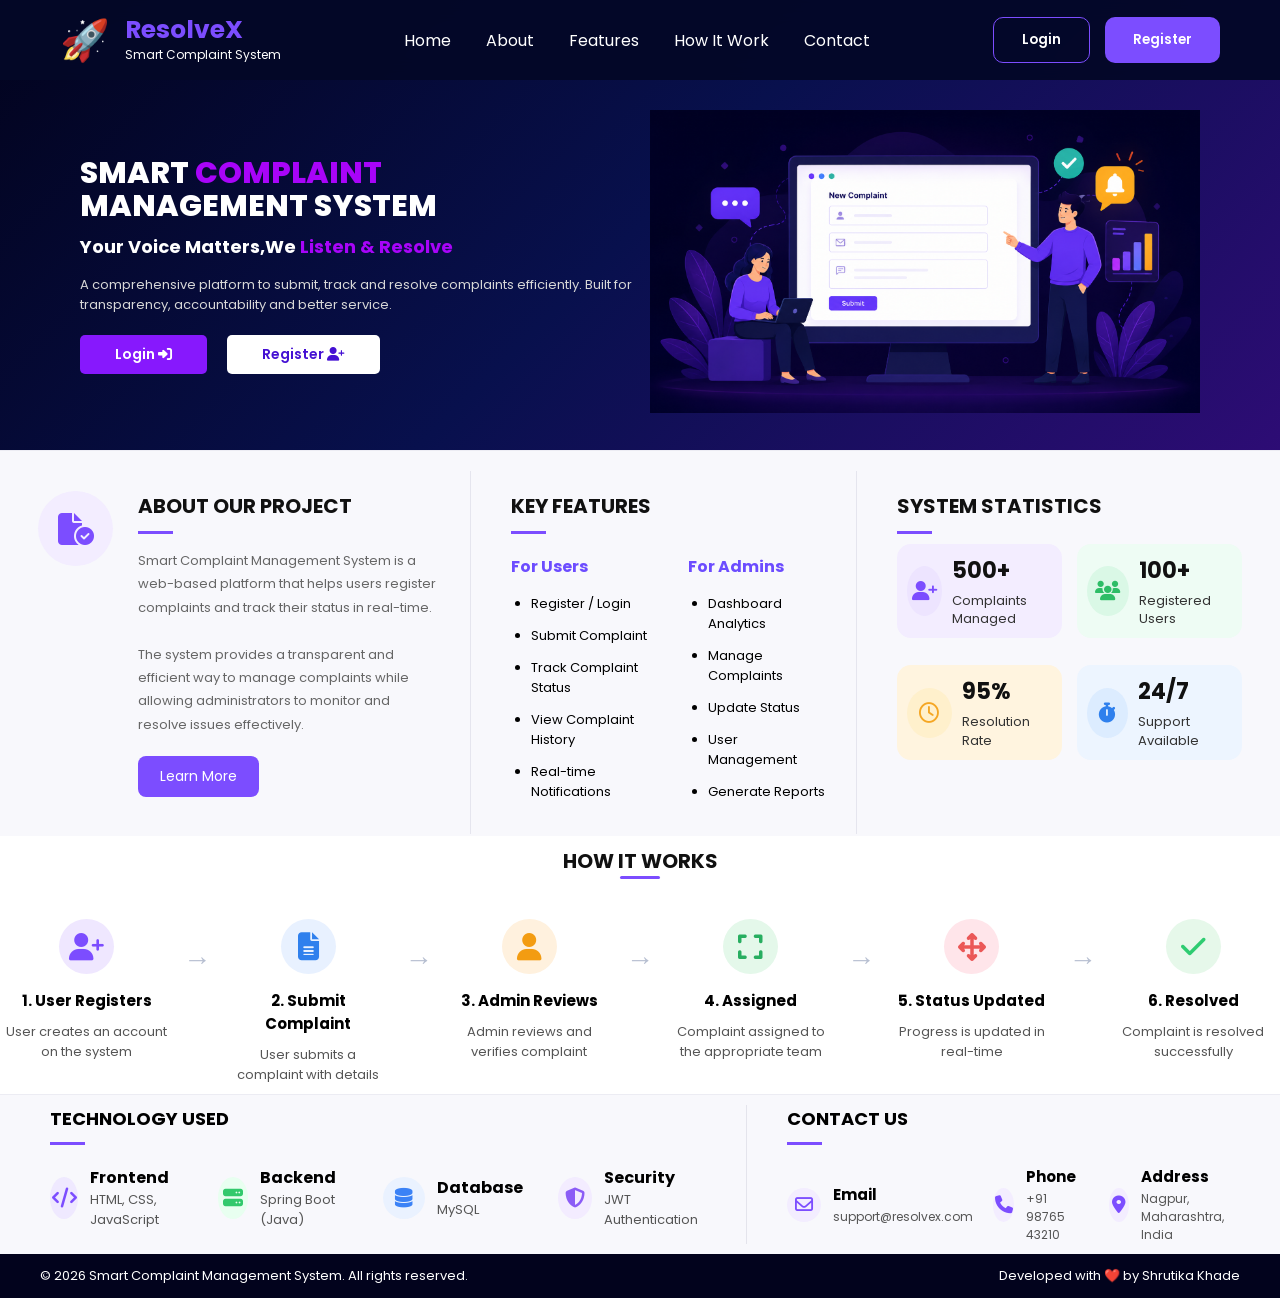
<file: Complaint-Managment-System/frontend/index.html>
<!DOCTYPE html>
<html lang="en">
<head>
    <meta charset="UTF-8">
    <meta name="viewport" content="width=device-width, initial-scale=1.0">
    <title>Smart Complaint Management System</title>

    <link rel="stylesheet" href="CSS/index.css">

    <link rel="stylesheet"
    href="https://cdnjs.cloudflare.com/ajax/libs/font-awesome/6.5.1/css/all.min.css">

</head>

<body>

<!-- NAVBAR -->

<nav class="navbar">

    <div class="logo">

        <div class="logo-icon">🚀</div>

        <div>
            <h2>ResolveX</h2>
            <p>Smart Complaint System</p>
        </div>

    </div>

    <ul class="nav-links">
        <li><a href="#">Home</a></li>
        <li><a href="#about">About</a></li>
        <li><a href="#features">Features</a></li>
          <li><a href="#works">How It Work</a></li>
        
        <li><a href="#contact">Contact</a></li>
      
    </ul>

    <div class="nav-buttons">

        <button class="login-btn"
        onclick="window.location.href='login.html'">
            Login
        </button>

        <button class="register-btn"
        onclick="window.location.href='register.html'">
            Register
        </button>

    </div>

</nav>

<!-- HERO SECTION -->

<section class="hero">

    <div class="hero-content">

        <h1>
            SMART <span>COMPLAINT</span> 
            <br>
            MANAGEMENT SYSTEM
        </h1>

        <h2>
            Your Voice Matters,We
            <span> Listen & Resolve</span>
        </h2>

        <p>
            A comprehensive platform to submit,
            track and resolve complaints efficiently.
            Built for transparency, accountability
            and better service.
        </p>

        <div class="hero-buttons">

    <button class="hero-login">
        Login
        <i class="fa-solid fa-right-to-bracket"></i>
    </button>

    <button class="hero-register">
        Register
        <i class="fa-solid fa-user-plus"></i>
    </button>

       </div>

    </div>

    <div class="hero-image">
        <img src="Image/complaintImage.png" alt="Hero Image">

    </div>

</section>

<section class="info-section">

    <!-- ABOUT -->

    <div class="info-card" >

    

    <div class="about-wrapper" id="about" >

        <div class="about-icon">
            <i class="fa-solid fa-file-circle-check"></i>
        </div>

        <div class="about-content">

            <h2>ABOUT OUR PROJECT</h2>

            <p>
                Smart Complaint Management System is a web-based
                platform that helps users register complaints and
                track their status in real-time.
                <br><br>
                The system provides a transparent and efficient
                way to manage complaints while allowing
                administrators to monitor and resolve issues
                effectively.
            </p>

            <button class="learn-btn">
                Learn More
            </button>

        </div>

    </div>

</div>
    <!-- FEATURES -->

    <div class="info-card">

    <h2>KEY FEATURES</h2>

    <div class="feature-columns" id="features">

        <div>
            <h4>For Users</h4>

            <ul>
                <li>Register / Login</li>
                <li>Submit Complaint</li>
                <li>Track Complaint Status</li>
                <li>View Complaint History</li>
                <li>Real-time Notifications</li>
            </ul>
        </div>

        <div>
            <h4>For Admins</h4>

            <ul>
                <li>Dashboard Analytics</li>
                <li>Manage Complaints</li>
                <li>Update Status</li>
                <li>User Management</li>
                <li>Generate Reports</li>
            </ul>
        </div>

    </div>

</div>

    <!-- STATS -->

    <div class="info-card">

    <h2>SYSTEM STATISTICS</h2>

    <div class="stats-boxes">

        <div class="mini-stat stat1">
            <div class="stat-icon">
                    <i class="fa-solid fa-user-plus "></i>
            </div>

    <div class="stat-text">
        <strong>500+</strong>
        <span>Complaints Managed</span>
    </div>
</div>

<div class="mini-stat stat2">
    <div class="stat-icon">
         <i class="fa-solid fa-users "></i>
    </div>
   
    <div class="stat-text">
        <strong>100+</strong>
        <span>Registered Users</span>
    </div>
</div>

<div class="mini-stat stat3">

    <div class="stat-icon">
        <i class="fa-regular fa-clock "></i>
    </div>
    
    <div class="stat-text">
        <strong>95%</strong>
        <span>Resolution Rate</span>
    </div>
</div>

<div class="mini-stat stat4">
    <div class="stat-icon">
        <i class="fa-solid fa-stopwatch "></i>
    </div>
    
    <div class="stat-text">
        <strong>24/7</strong>
        <span>Support Available</span>
    </div>
</div>

    </div>

</div>

</section>

<!-- HOW IT WORKS -->

<section id="works" class="workflow">

    <h2>HOW IT WORKS</h2>
    <div class="section-line"></div>

    <div class="workflow-container">

        <div class="work-item">
            <div class="work-icon purple">
                <i class="fa-solid fa-user-plus"></i>
            </div>
            <h4>1. User Registers</h4>
            <p>User creates an account on the system</p>
        </div>

        <div class="arrow">→</div>

        <div class="work-item">
            <div class="work-icon blue">
                <i class="fa-solid fa-file-lines"></i>
            </div>
            <h4>2. Submit Complaint</h4>
            <p>User submits a complaint with details</p>
        </div>

        <div class="arrow">→</div>

        <div class="work-item">
            <div class="work-icon orange">
                <i class="fa-solid fa-user"></i>
            </div>
            <h4>3. Admin Reviews</h4>
            <p>Admin reviews and verifies complaint</p>
        </div>

        <div class="arrow">→</div>

        <div class="work-item">
            <div class="work-icon green">
                <i class="fa-solid fa-expand"></i>
            </div>
            <h4>4. Assigned</h4>
            <p>Complaint assigned to the appropriate team</p>
        </div>

        <div class="arrow">→</div>

        <div class="work-item">
            <div class="work-icon red">
                <i class="fa-solid fa-arrows-up-down-left-right"></i>
            </div>
            <h4>5. Status Updated</h4>
            <p>Progress is updated in real-time</p>
        </div>

        <div class="arrow">→</div>

        <div class="work-item">
            <div class="work-icon success">
                <i class="fa-solid fa-check"></i>
            </div>
            <h4>6. Resolved</h4>
            <p>Complaint is resolved successfully</p>
        </div>

    </div>

</section>
<!-- TECHNOLOGY -->
<section class="bottom-info">

    <div class="tech-section">

        <h3>TECHNOLOGY USED</h3>

        <div class="bottom-line"></div>

        <div class="tech-items">
<div class="tech-item frontend">
    <i class="fa-solid fa-code"></i>
    <div>
        <h4>Frontend</h4>
        <p>HTML, CSS, JavaScript</p>
    </div>
</div>

<div class="tech-item backend">
    <i class="fa-solid fa-server"></i>
    <div>
        <h4>Backend</h4>
        <p>Spring Boot (Java)</p>
    </div>
</div>

<div class="tech-item database">
    <i class="fa-solid fa-database"></i>
    <div>
        <h4>Database</h4>
        <p>MySQL</p>
    </div>
</div>

<div class="tech-item security">
    <i class="fa-solid fa-shield-halved"></i>
    <div>
        <h4>Security</h4>
        <p>JWT Authentication</p>
    </div>
</div>

        </div>

    </div>

    <div class="contact-section-box" id="contact">

        <h3>CONTACT US</h3>
        <div class="bottom-line"></div>
<div class="contact-details">

    <div class="contact-item">
        <i class="fa-regular fa-envelope"></i>
        <div>
            <h4>Email</h4>
            <p>support@resolvex.com</p>
        </div>
    </div>

    <div class="contact-item">
        <i class="fa-solid fa-phone"></i>
        <div>
            <h4>Phone</h4>
            <p>+91 98765 43210</p>
        </div>
    </div>

    <div class="contact-item">
        <i class="fa-solid fa-location-dot"></i>
        <div>
            <h4>Address</h4>
            <p>Nagpur, Maharashtra, India</p>
        </div>
    </div>

</div>
    </div>

</section>


<footer>

    <p>© 2026 Smart Complaint Management System. All rights reserved.</p>

    <p>
        Developed with ❤️ by Shrutika Khade
    </p>

</footer>


<script src="JavaScript/index.js"></script>

</body>
</html>
</file>
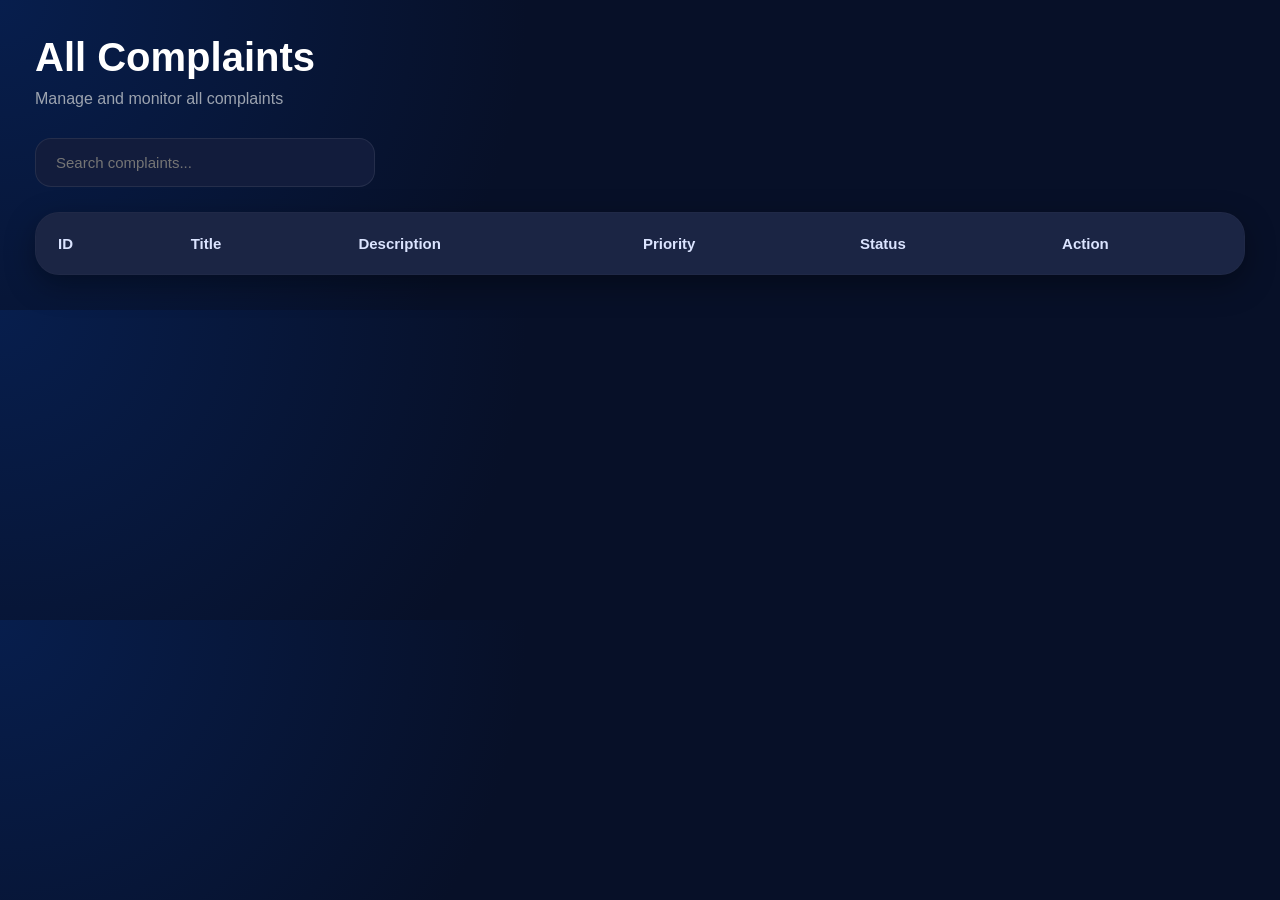
<file: Complaint-Managment-System/frontend/admin-complaints.html>
<!DOCTYPE html>
<html lang="en">

<head>

    <meta charset="UTF-8">

    <meta name="viewport"
    content="width=device-width, initial-scale=1.0">

    <title>Admin Complaints</title>

    <!-- CSS -->
    <link rel="stylesheet"
    href="CSS/admin-complaints.css">

</head>

<body>

    <!-- PAGE TITLE -->

    <div class="page-header">

        <h1>All Complaints</h1>

        <p>
            Manage and monitor all complaints
        </p>

    </div>

    <!-- SEARCH -->

    <div class="search-wrapper">

        <input
        type="text"

        id="complaintSearch"

        placeholder="Search complaints..."

        class="search-box">

    </div>

    <!-- TABLE -->

    <div class="table-container">

        <table class="complaint-table">

            <thead>

                <tr>

                    <th>ID</th>

                    <th>Title</th>

                    <th>Description</th>

                    <th>Priority</th>

                    <th>Status</th>

                    <th>Action</th>

                </tr>

            </thead>

            <tbody id="complaintTable">

            </tbody>

        </table>

    </div>

    <!-- JS -->

    <script src="JavaScript/admin-complaint.js"></script>

</body>

</html>
</file>
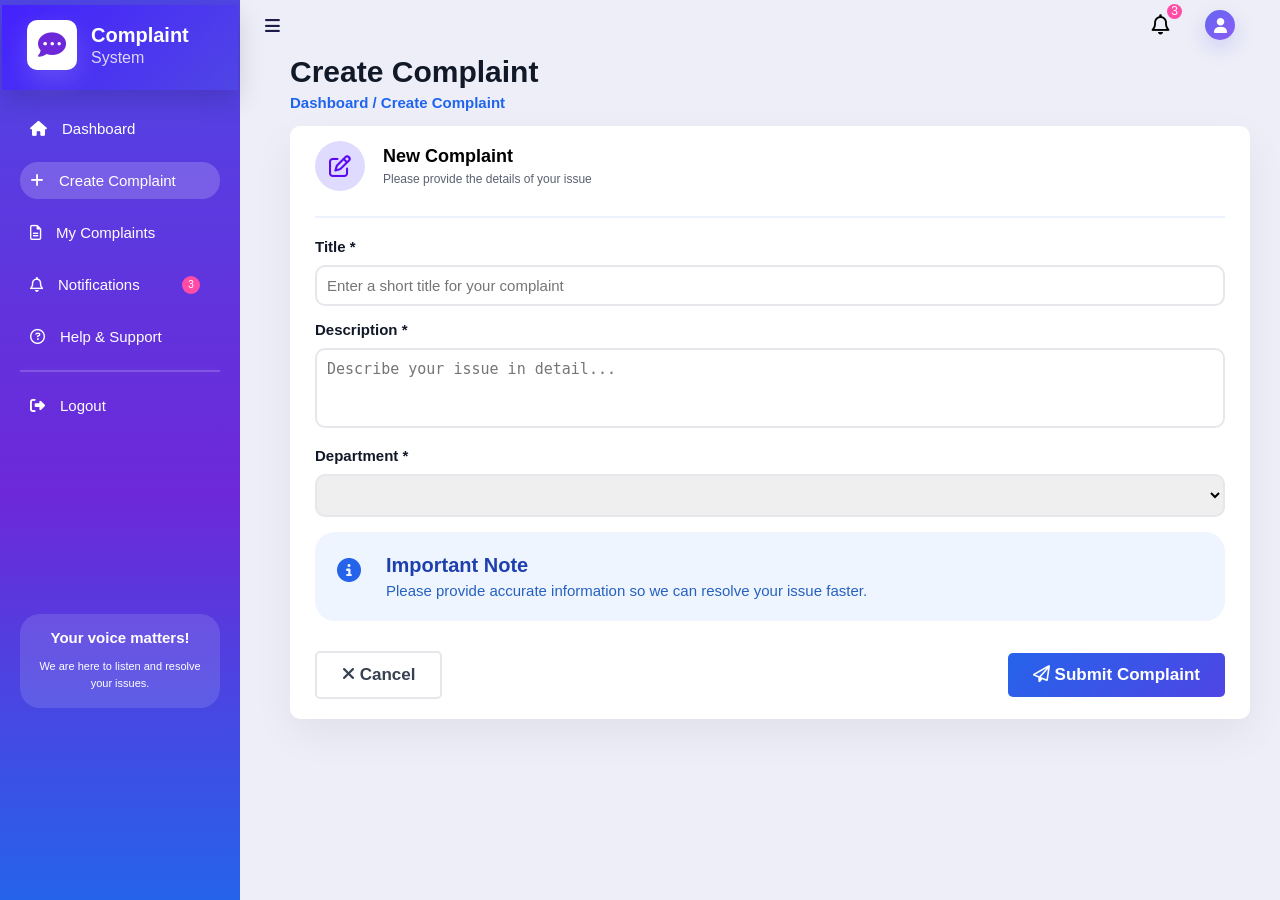
<file: Complaint-Managment-System/frontend/create-complaint.html>
<!DOCTYPE html>
<html lang="en">
<head>

    <meta charset="UTF-8">

    <meta name="viewport"
    content="width=device-width, initial-scale=1.0">

    <title>Create Complaint</title>

    <!-- FONT AWESOME -->

    <link rel="stylesheet"
    href="https://cdnjs.cloudflare.com/ajax/libs/font-awesome/6.5.1/css/all.min.css">

    <!-- CSS -->

    <link rel="stylesheet"
    href="CSS/create-complaint.css">

</head>

<body>

<!-- SIDEBAR -->

<div class="sidebar">

    <div class="logo">

        <div class="logo-icon">

            <i class="fa-solid fa-comment-dots"></i>

        </div>

        <div>
            <h2>Complaint</h2>
            <p>System</p>
        </div>

    </div>

    <div class="menu">

        <a href="dashboard.html">

            <i class="fa-solid fa-house"></i>

            Dashboard

        </a>

        <a href="#"
        class="active">

            <i class="fa-solid fa-plus"></i>

            Create Complaint

        </a>

        <a href="user-complaints.html">

            <i class="fa-regular fa-file-lines"></i>

            My Complaints

        </a>

        <a href="#">

            <i class="fa-regular fa-bell"></i>

            Notifications

            <span class="menu-badge">3</span>

        </a>

        <a href="#">

            <i class="fa-regular fa-circle-question"></i>

            Help & Support

        </a>

        <div class="menu-line"></div>

            <a href="#"
onclick="logout()">

    <i class="fa-solid fa-right-from-bracket"></i>

    Logout

</a>


    </div>

    <!-- BOTTOM CARD -->

    <div class="support-card">

            

            <div class="card-text">
                <h3> Your voice matters!</h3>

            <p>
                We are here to listen and
                resolve your issues.
            </p>
            </div>
            
            

        </div>

</div>

<!-- MAIN -->

<div class="main-content">

    <!-- TOPBAR -->

    <div class="topbar">

        <i class="fa-solid fa-bars menu-icon"></i>

        <div class="top-right">

            <div class="notification">

                <i class="fa-regular fa-bell"></i>

                <span>3</span>

            </div>

            <div class="profile-section">

    <!-- PROFILE ICON -->

    <div class="profile-box">

        <i class="fa-solid fa-user"></i>

    </div>

    <!-- USER NAME -->

    <div class="profile-info">

        <h3 id="profileName"></h3>

    </div>

</div>

        </div>

    </div>

    <!-- PAGE TITLE -->

    <div class="page-title">

        <h1>Create Complaint</h1>

        <p>
            Dashboard /
            Create Complaint
            
        </p>

    </div>

    <!-- FORM CARD -->

    <div class="form-card">

        <!-- HEADER -->

        <div class="form-header">

            <div class="form-icon">

                <i class=
                "fa-regular fa-pen-to-square"></i>

            </div>

            <div>

                <h2>New Complaint</h2>

                <p>
                    Please provide
                    the details
                    of your issue
                </p>

            </div>

        </div>

        <!-- FORM -->

        <form id="complaintForm">

            <!-- TITLE -->

            <div class="input-group">

                <label>
                    Title *
                </label>

                <input
                type="text"
                id="title"
                placeholder=
                "Enter a short title for your complaint"
                required>

            </div>

            <!-- DESCRIPTION -->

            <div class="input-group">

                <label>
                    Description *
                </label>

                <textarea
                id="description"
                placeholder=
                "Describe your issue in detail..."
                required></textarea>

            </div>

            <!-- DEPARTMENT -->

            <div class="input-group">

                <label>
                    Department *
                </label>

                <select id="department"  title="sidebar">

                    
                </select>

            </div>

            <!-- NOTE -->

            <div class="note-box">

                <i class=
                "fa-solid fa-circle-info"></i>

                <div>

                    <h4>
                        Important Note
                    </h4>

                    <p>
                        Please provide
                        accurate information
                        so we can resolve
                        your issue faster.
                    </p>

                </div>

            </div>

            <!-- BUTTONS -->

            <div class="btn-group">

                <button
                type="button"
                class="cancel-btn">

                    <i class=
                    "fa-solid fa-xmark"></i>

                    Cancel

                </button>

                <button
                type="submit"
                class="submit-btn">

                    <i class=
                    "fa-regular fa-paper-plane"></i>

                    Submit Complaint

                </button>

            </div>

        </form>

    </div>

</div>

<script src=
"JavaScript/create-complaint.js"></script>

</body>
</html>
</file>
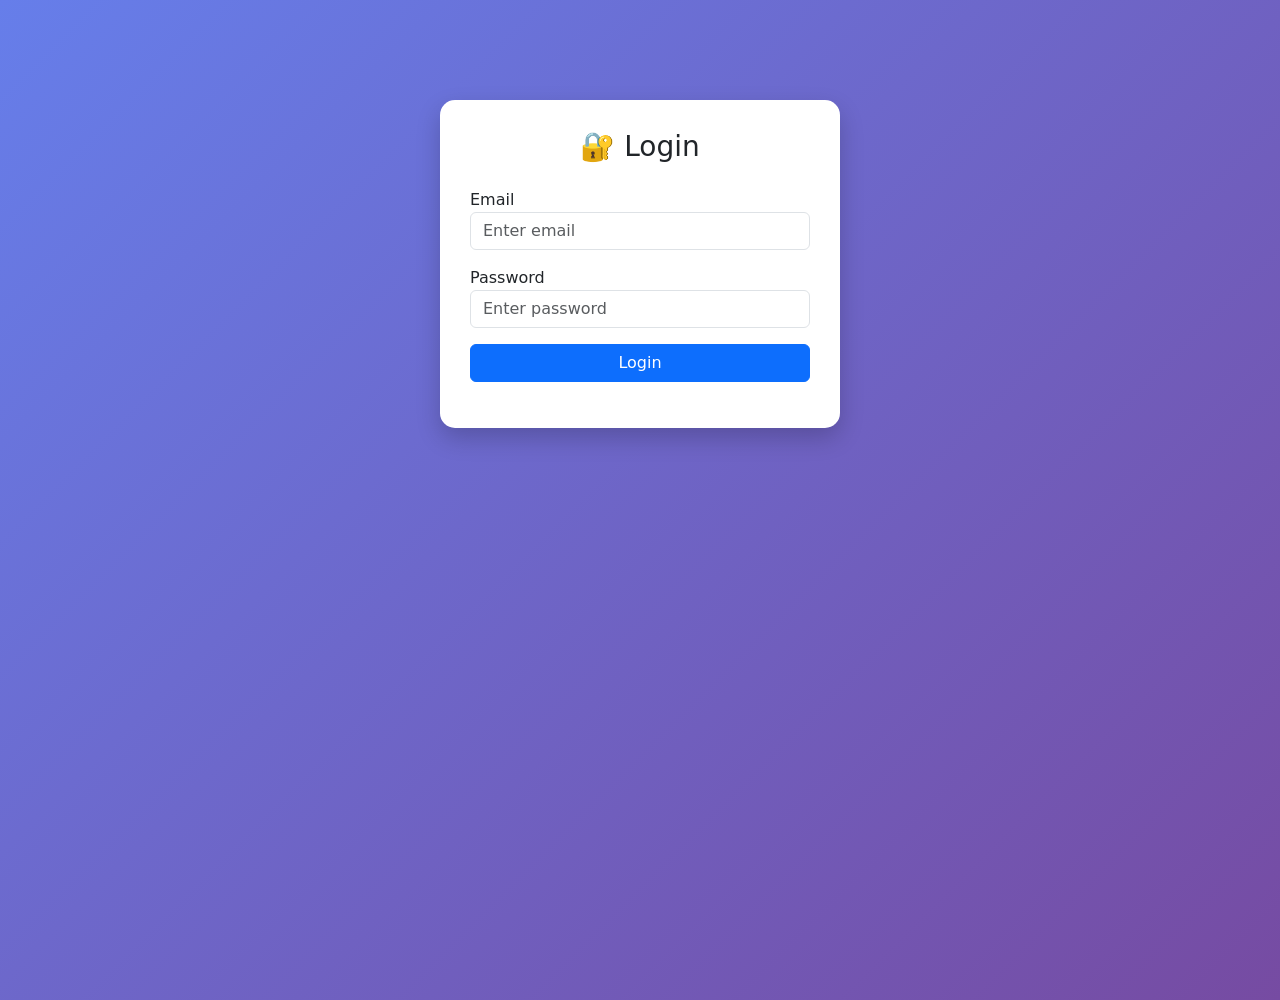
<file: Complaint-Managment-System/frontend/dashboard.html>
<!DOCTYPE html>
<html lang="en">

<head>

    <meta charset="UTF-8">

    <meta name="viewport"
    content="width=device-width, initial-scale=1.0">

    <title>User Dashboard</title>

    <!-- CSS -->
    <link rel="stylesheet"
    href="CSS/dashboard.css">

    <!-- FONT AWESOME -->

    <link rel="stylesheet"
    href="https://cdnjs.cloudflare.com/ajax/libs/font-awesome/6.5.1/css/all.min.css">

</head>

<body>

    <!-- SIDEBAR -->

    <aside class="sidebar">

        <!-- LOGO -->

        <div class="logo">

            <div class="logo-icon">

             <i class="fa-solid fa-comment-dots"></i>

            </div>

            <div>
                <h2>Complaint</h2>
                <p>System</p>
            </div>

        </div>

        <!-- MENU -->

        <nav class="menu">

            <a href="#" class="active">

                <i class="fa-solid fa-house"></i>

                Dashboard

            </a>

            <a href="#"
            onclick="goToCreate()">

                <i class="fa-solid fa-plus"></i>

                Create Complaint

            </a>

            <a href="#"
              onclick="goToMy()">

                <i class="fa-solid fa-file-lines"></i>

                My Complaints

            </a>

            <a href="#">

                <i class="fa-regular fa-bell"></i>

                Notifications

                <span class="menu-badge">
                    3
                </span>

            </a>

            <a href="#">

                <i class="fa-regular fa-circle-question"></i>

                Help & Support

            </a>

            <div class="menu-line"></div>

            <a href="#"
onclick="logout()">

    <i class="fa-solid fa-right-from-bracket"></i>

    Logout

</a>

        </nav>

        <!-- BOTTOM CARD -->

        <div class="support-card">

            

            <div class="card-text">
                <h3> Your voice matters!</h3>

            <p>
                We are here to listen and
                resolve your issues.
            </p>
            </div>
            
            

        </div>

    </aside>

    <!-- MAIN -->

    <main class="main-content">

        <!-- TOPBAR -->

        <div class="topbar">

            <i class="fa-solid fa-bars"></i>

            <div class="notification">

                <i class="fa-regular fa-bell"></i>

                <span>3</span>

            </div>

        </div>

        <!-- HERO -->

        <section class="hero-banner">

            <div class="hero-left">

                <h1 id="welcomeText">
                  Welcome back 👋
                </h1>

                <p>
                    Track, manage and get updates
                    about your complaints.
                </p>

            </div>

            <img
            src="https://cdn-icons-png.flaticon.com/512/4727/4727424.png" alt="image">

        </section>

        <!-- STATS -->

        <!-- STATS -->

<section class="stats-grid">

    <!-- TOTAL -->

    <div class="stat-card">

        <div class="stat-top">

            <div class="stat-icon blue">
                <i class="fa-regular fa-file-lines"></i>
            </div>

            <div class="stat-info">

                <h4>Total Complaints</h4>

                <h2 id="totalComplaints">0</h2>

                <p>All time</p>

            </div>

        </div>

        <div class="wave blue-wave"></div>

    </div>

    <!-- RESOLVED -->

    <div class="stat-card">

        <div class="stat-top">

            <div class="stat-icon green">
                <i class="fa-solid fa-circle-check"></i>
            </div>

            <div class="stat-info">

                <h4>Resolved</h4>

                <h2 id="resolvedComplaints">0</h2>

                <p>This shows resolved</p>

            </div>

        </div>

        <div class="wave green-wave"></div>

    </div>

    <!-- PENDING -->

    <div class="stat-card">

        <div class="stat-top">

            <div class="stat-icon orange">
                <i class="fa-regular fa-clock"></i>
            </div>

            <div class="stat-info">

                <h4>Pending</h4>

                <h2 id="pendingComplaints">0</h2>

                <p>Waiting for action</p>

            </div>

        </div>

        <div class="wave orange-wave"></div>

    </div>

    <!-- REJECTED -->

    <div class="stat-card">

        <div class="stat-top">

            <div class="stat-icon pink">
                <i class="fa-solid fa-xmark"></i>
            </div>

            <div class="stat-info">

                <h4>Rejected</h4>

                <h2 id="rejectedComplaints">0</h2>

                <p>Not accepted</p>

            </div>

        </div>

        <div class="wave pink-wave"></div>

    </div>

</section>

        <!-- QUICK ACTIONS -->
    <div class="main-content-box">
         <div class="section-title">

        <h2 >
            Quick Actions
        </h2>
        </div>

    
        <section class="quick-grid">

            <!-- CARD -->

            <div class="quick-card gradient-blue"
                                 onclick="goToCreate()">

                <div class="quick-left">

                    <div class="quick-icon">

                        <i class="fa-solid fa-plus"></i>

                    </div>

                    <div>

                        <h3>Create Complaint</h3>

                        <p>
                            Raise a new complaint quickly
                        </p>

                    </div>

                </div>

                <i class="fa-solid fa-angle-right"></i>

            </div>

            <!-- CARD -->

            <div class="quick-card gradient-green"
                                 onclick="goToMy()">

                <div class="quick-left">

                    <div class="quick-icon">

                        <i class="fa-regular fa-file-lines"></i>

                    </div>

                    <div>

                        <h3>My Complaints</h3>

                        <p>
                            View and track complaints
                        </p>

                    </div>

                </div>

                <i class="fa-solid fa-angle-right"></i>

            </div>

            <!-- CARD -->

            <div class="quick-card gradient-purple">

                <div class="quick-left">

                    <div class="quick-icon">

                        <i class="fa-regular fa-message"></i>

                    </div>

                    <div>

                        <h3>Help & Support</h3>

                        <p>
                            Get support for your issues
                        </p>

                    </div>

                </div>

                <i class="fa-solid fa-angle-right"></i>

            </div>

        </section>
    </div>

        
       <div class="bottom-layout">

    <!-- LEFT -->
       <!-- LEFT SIDE -->

    <div class="recent-card">

        <div class="recent-header">

            <h2>
                Recent Complaints
            </h2>

            <a href="#">
                View All
            </a>

        </div>

        <!-- DYNAMIC COMPLAINTS -->

        <div id="recentComplaintsContainer">

        </div>

    </div>


    <!-- RIGHT -->

    <div class="side-cards">

        <!-- OVERVIEW -->

 <div class="mini-card1">

    <h3>
        Complaint Overview
    </h3>

    <div class="overview-wrapper">

        <!-- DONUT -->

        <div class="donut-chart">

            <div class="donut-center">

                <h2 id="overviewTotal">0</h2>

                <p>Total</p>

            </div>

        </div>

        <!-- LEGENDS -->

        <div class="overview-stats">

            <div class="overview-item">

                    <span class="dot blue"></span>

                      Total

                        <b id="overviewTotalCount">0</b>

            </div>

            <div class="overview-item">

                 <span class="dot green"></span>

                 Resolved

                <b id="overviewResolved">0</b>

           </div>

           <div class="overview-item">

                 <span class="dot orange"></span>

                  Pending

                  <b id="overviewPending">0</b>

          </div>

          <div class="overview-item">

                     <span class="dot pink"></span>

                       Rejected

                      <b id="overviewRejected">0</b>

          </div>

        </div>

    </div>

</div>

        <!-- UPDATE -->

        <!-- UPDATE -->

<div class="mini-card2">

    <h3>
        Stay Updated
    </h3>

    <div class="update-content">

        <!-- ICON -->

        <div class="notify-icon">

            <i class="fa-regular fa-bell"></i>

        </div>

        <!-- TEXT + BUTTON -->

        <div class="update-info">

            <p>
                Enable notifications to get
                real-time updates about your
                complaints.
            </p>

            <button>
                Enable Notifications
            </button>

        </div>

    </div>

</div>
        <!-- QUOTE -->

       <div class="mini-card3 quote-mini">

    <h3>
        Motivational Quote
    </h3>

    <div class="quote-layout">

        <!-- START QUOTE -->

        <span class="quote-start">“</span>

        <!-- TEXT -->

        <p>
            Every complaint is a step towards
            a better and improved environment.
        </p>

        <!-- END -->

        <div class="quote-end-box">

            <span class="quote-end">”</span>

            <span class="heart">❤</span>

        </div>

    </div>

</div>

    </div>

</div>
        



    </main>

<script src="JavaScript/dashboard.js"></script>

</body>
</html>
</file>
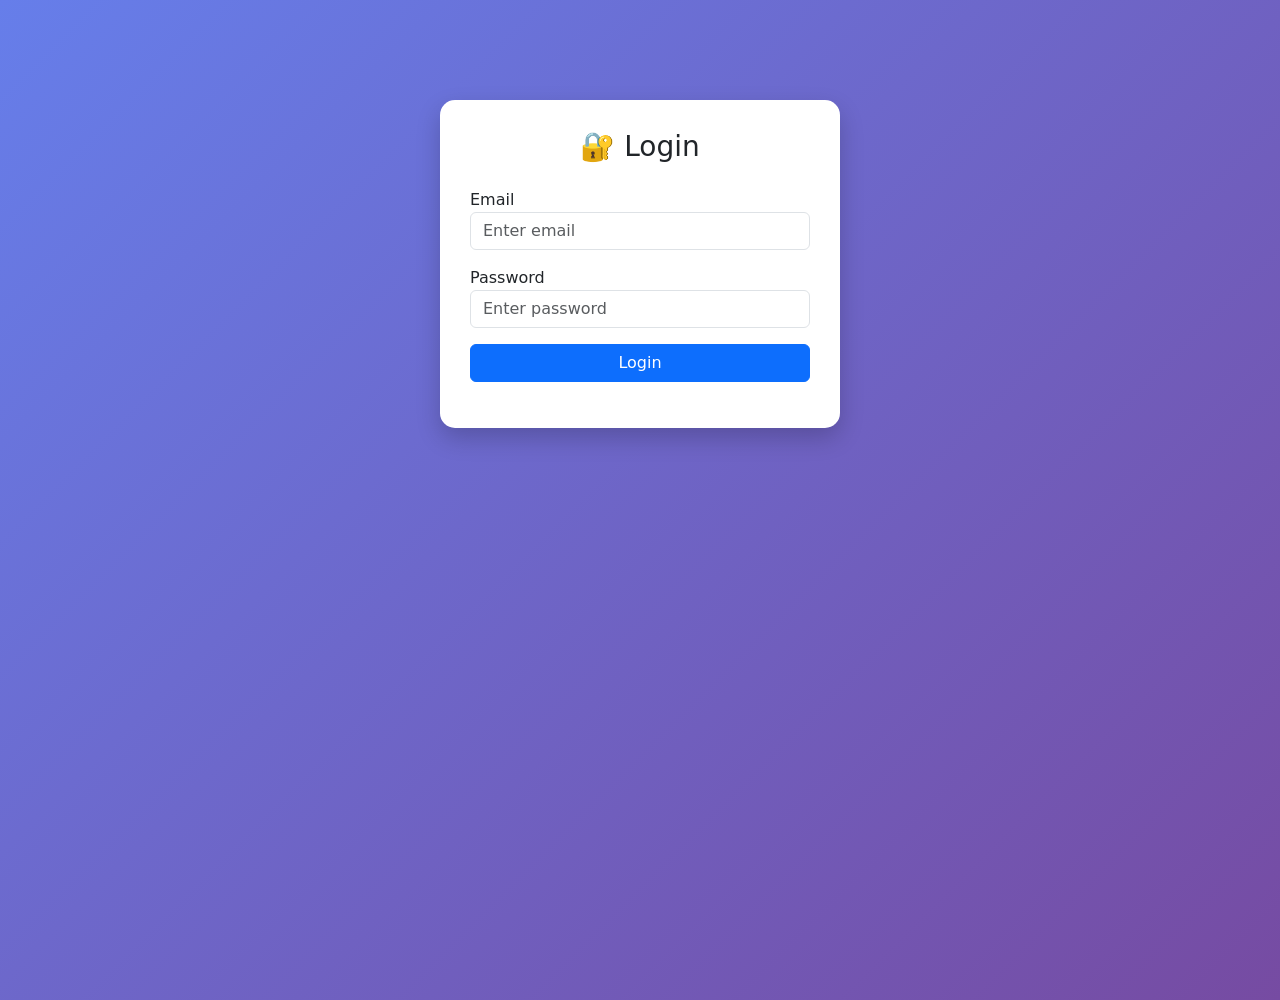
<file: Complaint-Managment-System/frontend/login.html>
<!DOCTYPE html>
<html lang="en">
<head>
    <meta charset="UTF-8">
    <meta name="viewport" content="width=device-width, initial-scale=1.0">
    <title>Login</title>
    <!-- Bootstrap -->
    <link href="https://cdn.jsdelivr.net/npm/bootstrap@5.3.0/dist/css/bootstrap.min.css" rel="stylesheet">

    <style>
        body {
            background: linear-gradient(135deg, #667eea, #764ba2);
            height: 100vh;
        }
        .login-card {
            max-width: 400px;
            margin: auto;
            margin-top: 100px;
            padding: 30px;
            border-radius: 15px;
            background: white;
            box-shadow: 0 10px 25px rgba(0,0,0,0.2);
        }
    </style>
</head>

<body>

<div class="login-card">
    <h3 class="text-center mb-4">🔐 Login</h3>

    <form id="loginForm">
        <div class="mb-3">
            <label>Email</label>
            <input type="email" id="email" class="form-control" placeholder="Enter email" required>
        </div>

        <div class="mb-3">
            <label>Password</label>
            <input type="password" id="password" class="form-control" placeholder="Enter password" required>
        </div>

        <button type="submit" class="btn btn-primary w-100">Login</button>
    </form>

    <p class="text-danger mt-3 text-center" id="errorMsg"></p>
</div>

<script src="JavaScript/login.js"></script>
</body>
</html>
</file>
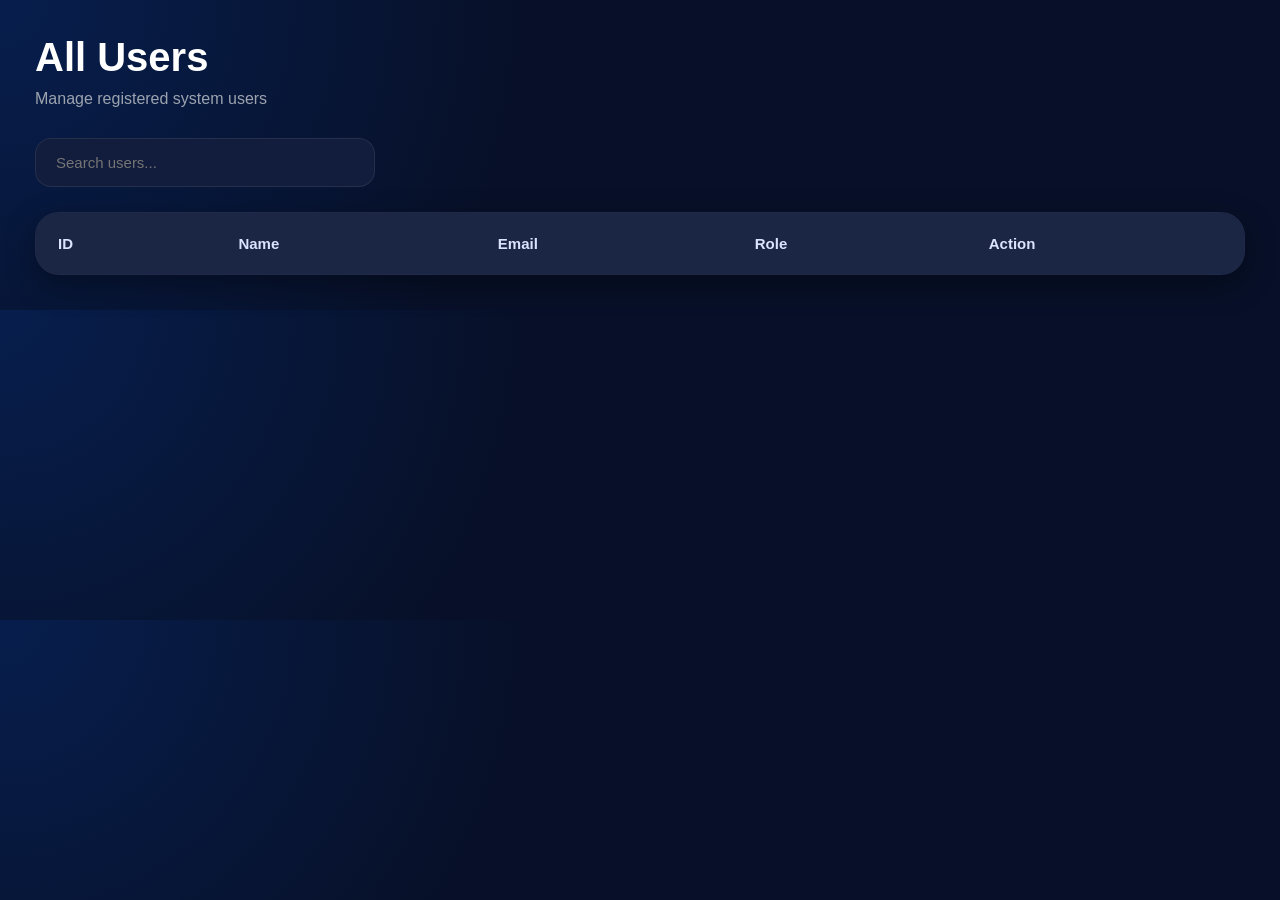
<file: Complaint-Managment-System/frontend/manage-users.html>
<!DOCTYPE html>
<html lang="en">

<head>

    <meta charset="UTF-8">

    <meta name="viewport"
    content="width=device-width, initial-scale=1.0">

    <title>Manage Users</title>

    <!-- CSS -->
    <link rel="stylesheet"
    href="CSS/manage-users.css">

</head>

<body>

    <!-- PAGE HEADER -->

    <div class="page-header">

        <h1>All Users</h1>

        <p>
            Manage registered system users
        </p>

    </div>

    <!-- SEARCH -->

    <div class="search-wrapper">

        <input
        type="text"

        id="userSearch"

        placeholder="Search users..."

        class="search-box">

    </div>

    <!-- TABLE -->

    <div class="table-container">

        <table class="user-table">

            <thead>

                <tr>

                    <th>ID</th>

                    <th>Name</th>

                    <th>Email</th>

                    <th>Role</th>

                    <th>Action</th>

                </tr>

            </thead>

            <tbody id="userTable">

            </tbody>

        </table>

    </div>

    <!-- JS -->

    <script src="JavaScript/manage-users.js"></script>

</body>

</html>
</file>
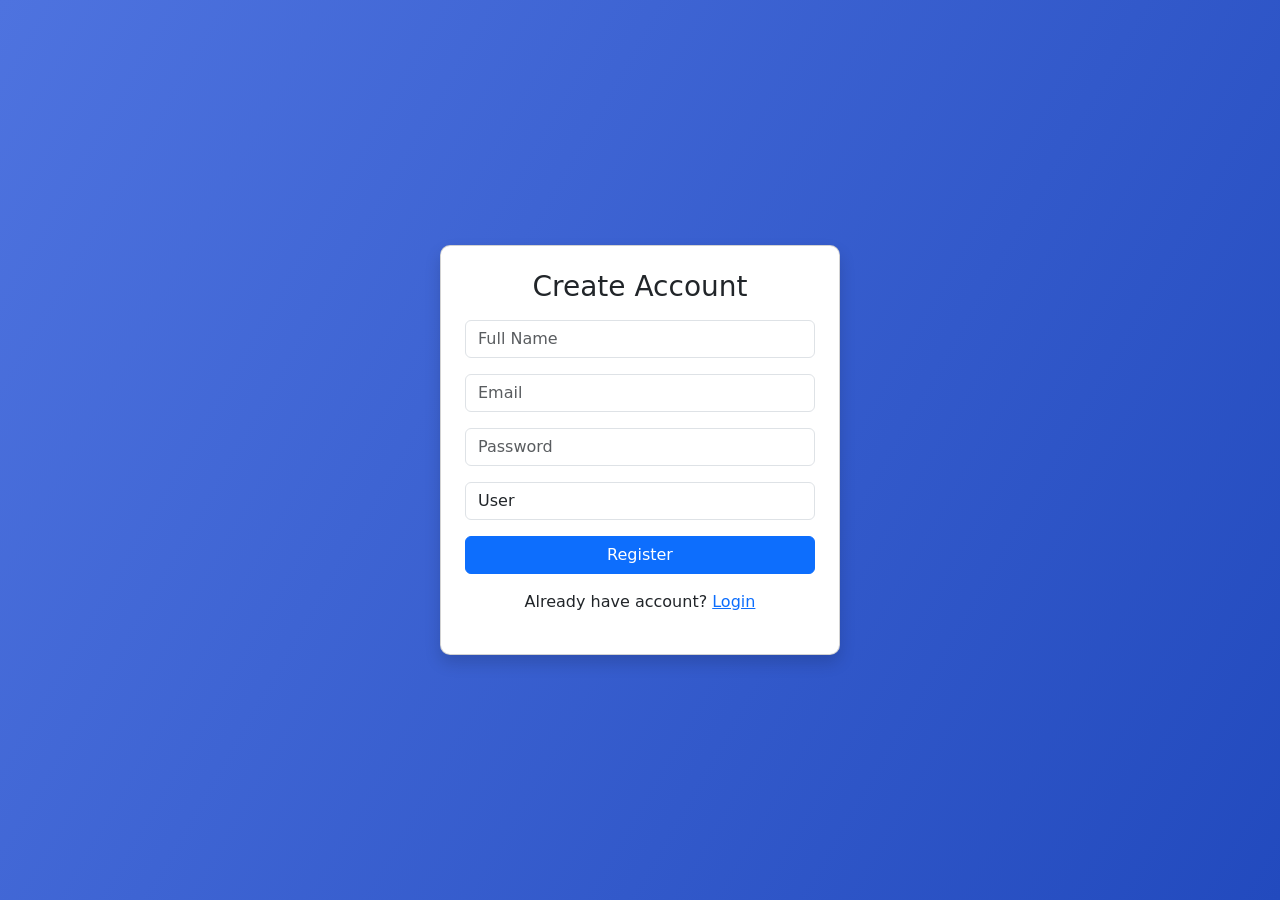
<file: Complaint-Managment-System/frontend/register.html>
<!DOCTYPE html>
<html lang="en">
<head>
    <meta charset="UTF-8">
    <meta name="viewport" content="width=device-width, initial-scale=1.0">
    <title>Register</title>

    <link href="https://cdn.jsdelivr.net/npm/bootstrap@5.3.2/dist/css/bootstrap.min.css" rel="stylesheet">

<style>
body{
    height:100vh;
    display:flex;
    justify-content:center;
    align-items:center;
    background:linear-gradient(120deg,#4e73df,#224abe);
}

.card{
    width:400px;
    border-radius:10px;
}
</style>

</head>

<body>

<div class="card shadow p-4">

<h3 class="text-center mb-3">Create Account</h3>

<!-- 🔥 FORM ADD KIYA -->
<form onsubmit="register(event)">

<input id="name" class="form-control mb-3" placeholder="Full Name" required>

<input id="email" class="form-control mb-3" placeholder="Email" required>

<input id="password" type="password" class="form-control mb-3" placeholder="Password" required>

<select title="Role"   id="role" class="form-control mb-3">
<option value="USER">User</option>
<option value="ADMIN">Admin</option>
</select>

<!-- 🔥 BUTTON FIX -->
<button type="submit" class="btn btn-primary w-100">
Register
</button>

</form>

<p class="text-center mt-3">
Already have account? 
<a href="login.html">Login</a>
</p>

</div>

<script src="JavaScript/register.js"></script>

</body>
</html>
</file>
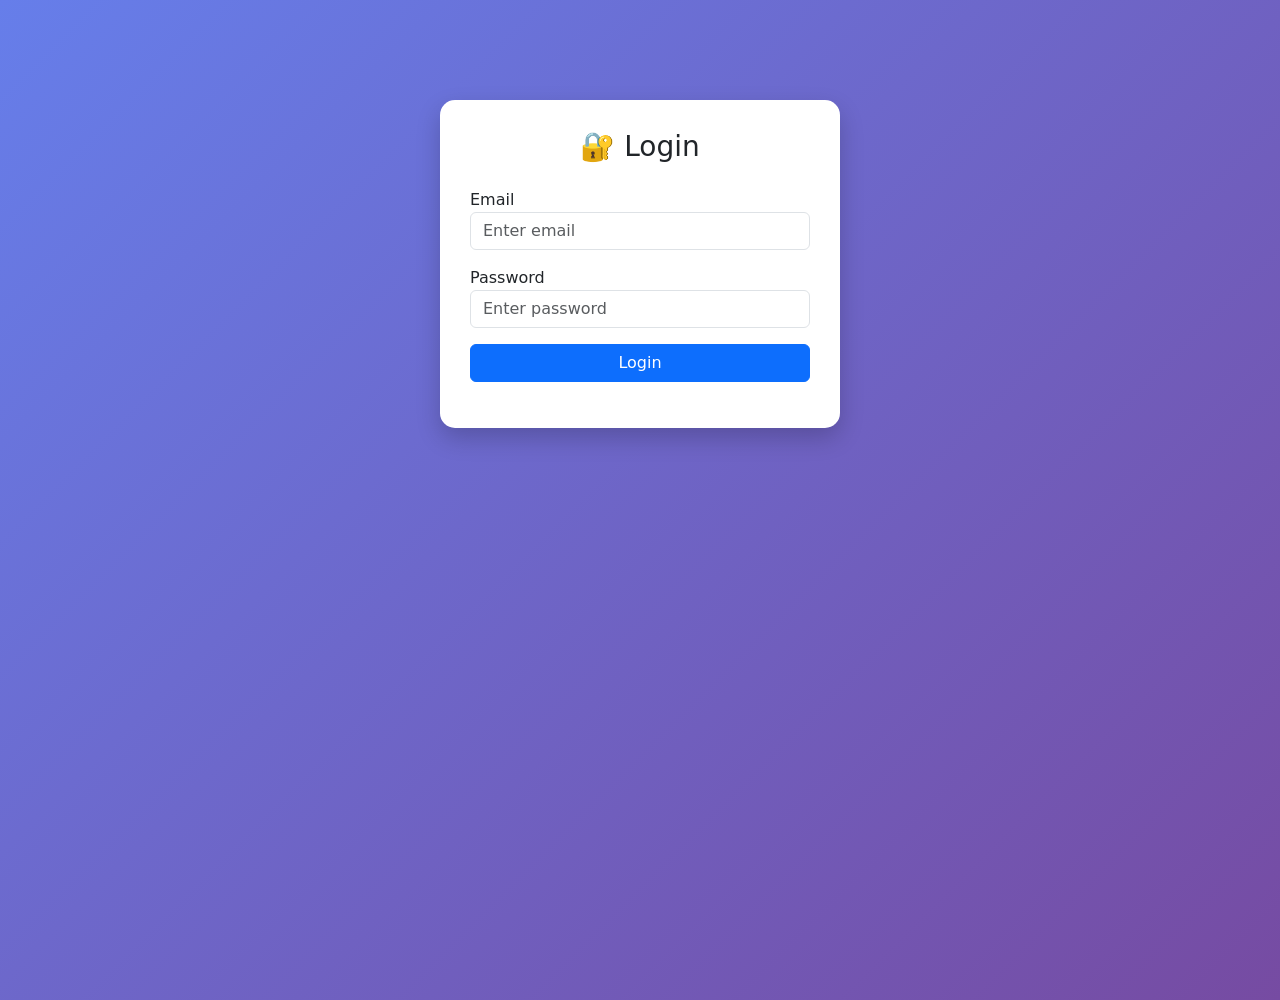
<file: Complaint-Managment-System/frontend/user-complaints.html>
<!DOCTYPE html>
<html lang="en">
<head>

    <meta charset="UTF-8">

    <meta name="viewport"
    content="width=device-width, initial-scale=1.0">

    <title>My Complaints</title>

    <!-- FONT AWESOME -->

    <link rel="stylesheet"
    href="https://cdnjs.cloudflare.com/ajax/libs/font-awesome/6.5.1/css/all.min.css">

    <!-- CSS -->

    <link rel="stylesheet"
    href="CSS/user-complaints.css">

</head>

<body>

    <!-- =========================
         SIDEBAR
    ========================== -->
<div class="dashboard-container">
    <aside class="sidebar">

        <!-- LOGO -->

        <div class="logo">

            <div class="logo-icon">

             <i class="fa-solid fa-comment-dots"></i>

            </div>

            <div>
                <h2>Complaint</h2>
                <p>System</p>
            </div>

        </div>

        <!-- MENU -->

        <nav class="menu">

            <a href="#" onclick="goToDashboard()">

                <i class="fa-solid fa-house"></i>

                Dashboard

            </a>

            <a href="#"
            onclick="goToCreate()">

                <i class="fa-solid fa-plus"></i>

                Create Complaint

            </a>

            <a href="#"
              onclick="goToMy()">

                <i class="fa-solid fa-file-lines"></i>

                My Complaints

            </a>

            <a href="#">

                <i class="fa-regular fa-bell"></i>

                Notifications

                <span class="menu-badge">
                    3
                </span>

            </a>

            <a href="#">

                <i class="fa-regular fa-circle-question"></i>

                Help & Support

            </a>

            <div class="menu-line"></div>

            <a href="#"
onclick="logout()">

    <i class="fa-solid fa-right-from-bracket"></i>

    Logout

</a>

        </nav>

        <!-- BOTTOM CARD -->

        <div class="support-card">

            

            <div class="card-text">
                <h3> Your voice matters!</h3>

            <p>
                We are here to listen and
                resolve your issues.
            </p>
            </div>
            
            

        </div>

    </aside>


    <!-- =========================
         MAIN CONTENT
    ========================== -->

    <main class="main-content">

        <!-- TOPBAR -->
<div class="topbar">

        <i class="fa-solid fa-bars menu-icon"></i>

        <div class="top-right">

            <div class="notification">

                <i class="fa-regular fa-bell"></i>

                <span>3</span>

            </div>

            <div class="profile-section">

    <!-- PROFILE ICON -->

    <div class="profile-box">

        <i class="fa-solid fa-user"></i>

    </div>

    <!-- USER NAME -->

    <div class="profile-info">

        <h3 id="userName"></h3>

    </div>

</div>

        </div>

    </div>

        <!-- PAGE TITLE -->

        <div class="page-title">

            <h1>
                My Complaints
            </h1>

            <p>
                Dashboard /
                My Complaints
            </p>

        </div>

        <!-- COMPLAINT LIST -->

        <div id="complaintContainer">

            <!-- JS DATA -->

        </div>

    </main>

    <!-- JS -->

    <script src="JavaScript/user-complaints.js"></script>

</div>

</body>
</html>
</file>
<file: Complaint-Managment-System/frontend/CSS/index.css>
/* GOOGLE FONT */

@import url('https://fonts.googleapis.com/css2?family=Poppins:wght@300;400;500;600;700;800&display=swap');

*{
    margin:0;
    padding:0;
    box-sizing:border-box;
    font-family:'Poppins',sans-serif;
}

html{
    scroll-behavior:smooth;
}

body{
    background:#f8f9ff;
    overflow-x:hidden;
}

/* =====================
   NAVBAR
===================== */

.navbar{
    position:fixed;
    top:0;
    left:0;
    width:100%;
    height:80px;

    display:flex;
    justify-content:space-between;
    align-items:center;

    padding:0 60px;

    background:rgba(4,8,40,0.95);

    -webkit-backdrop-filter: blur(10px);
backdrop-filter: blur(10px);

    z-index:1000;
}

.logo{
    display:flex;
    align-items:center;
    gap:15px;
}

.logo-icon{
    font-size: 40px;
}

.logo h2{
    color:#7c4dff !important;
    font-size:25px;
    font-weight:700;
    line-height:1;
    margin-bottom:4px;
}

.logo p{
    color:#ffffff !important;
    font-size:12px;
    margin:0;
}

.nav-links{
    display:flex;
    gap:35px;
    list-style:none;
}

.nav-links a{
    color:white;
    text-decoration:none;
    transition:.3s;
}

.nav-links a:hover{
    color:#8a63ff;
}

.nav-buttons{
    display:flex;
    gap:15px;
}

.login-btn,
.register-btn{
    border:none;
    padding:12px 28px;
    border-radius:10px;
    cursor:pointer;
    font-weight:600;
}

.login-btn{
    background:transparent;
    border:1px solid #7c4dff;
    color:white;
}

.register-btn{
    background:#7c4dff;
    color:white;
}

/* =====================
   HERO
===================== */

.hero{
    min-height:50vh;

    background:
    linear-gradient(
        135deg,
        #02031d,
        #08104d,
        #2d0c75
    );

    display:flex;
    justify-content:space-between;
    align-items:center;

    padding:100px 80px 40px;

    padding-bottom: 20px;
    
}

.hero-content{
    max-width:650px;
    
}

.hero-content h1{
    color:white;
    font-size:30px;
    font-weight:800;
    line-height:1.1;
}

.hero-content h2{
    margin-top:10px;
    color:white;
    font-size:18px;
    text-align:left;

    
}

.hero-content span{
    color:#a804f9;
}

.hero-content p{
    color:#d7d7d7;
    margin-top:-35px;

    font-size:13px;
}

.hero-buttons{
    margin-top:35px;
    display:flex;
    gap:20px;
}

.hero-login,
.hero-register{
    padding:16px 35px;
    border:none;
    border-radius:5px;
    cursor:pointer;
    font-size:14px;
    font-weight:600;

    padding-top: 9px;
    padding-bottom: 9px;
    margin-top: -15px;

}

.hero-login{
    background:#8718fd;
    color:white;
}

.hero-register{
    background:white;
    color:#4410d3;
}

.hero-image img{
    width:550px;
}

/* =====================
   SECTIONS
===================== */

section{
    padding:90px 8%;
}

section h2{
    text-align:center;
    margin-bottom:50px;
    font-size:38px;
    color:#111;
}

/* =====================
   ABOUT
===================== */

.about-section p{
    max-width:1000px;
    margin:auto;
    text-align:center;
    font-size:18px;
    line-height:2;
    color:#555;
}

/* =====================
   FEATURES
===================== */

.features-grid{
    display:grid;
    grid-template-columns:repeat(2,1fr);
    gap:30px;
}

.feature-box{
    background:white;
    padding:40px;
    border-radius:25px;
    box-shadow:0 10px 30px rgba(0,0,0,.08);
}

.feature-box h3{
    color:#7c4dff;
    margin-bottom:25px;
}

.feature-box ul{
    list-style:none;
}

.feature-box li{
    margin-bottom:15px;
}

/* =====================
   STATS
===================== */

.stats-grid{
    display:grid;
    grid-template-columns:repeat(4,1fr);
    gap:25px;
}

.stat-card{
    background:white;
    text-align:center;
    padding:35px;
    border-radius:25px;
    box-shadow:0 10px 30px rgba(0,0,0,.08);
}

.stat-card h1{
    color:#7c4dff;
    font-size:45px;
}

.stat-card p{
    margin-top:10px;
}

/* =====================
   TECHNOLOGY
===================== */

.tech-grid{
    display:grid;
    grid-template-columns:repeat(4,1fr);
    gap:25px;
}

.tech-card{
    background:white;
    padding:35px;
    border-radius:20px;
    text-align:center;
    box-shadow:0 10px 30px rgba(0,0,0,.08);
}

/* =====================
   CONTACT
===================== */

.contact-grid{
    display:grid;
    grid-template-columns:repeat(3,1fr);
    gap:20px;
}

.contact-grid div{
    background:white;
    padding:30px;
    border-radius:20px;
    text-align:center;
    box-shadow:0 10px 30px rgba(0,0,0,.08);
}

.contact-grid i{
    display:block;
    font-size:30px;
    margin-bottom:15px;
    color:#7c4dff;
}

/* =====================
   FOOTER
===================== */

footer{
    background:#02031d;
    color:white;
    text-align:center;
    padding:35px;
}

footer p{
    margin:8px 0;
}

/* =====================
   RESPONSIVE
===================== */

@media(max-width:1200px){

    .hero{
        flex-direction:column;
        text-align:center;
        gap:50px;
    }

    .hero-image img{
        width:400px;
    }

    .stats-grid,
    .tech-grid{
        grid-template-columns:repeat(2,1fr);
    }

    .steps{
        grid-template-columns:repeat(2,1fr);
    }
}

@media(max-width:768px){

    .navbar{
        padding:0 20px;
    }

    .nav-links{
        display:none;
    }

    .hero{
        padding:120px 30px 50px;
    }

    .hero-content h1{
        font-size:45px;
    }

    .hero-content h2{
        font-size:25px;
    }

    .hero-image img{
        width:280px;
    }

    .features-grid,
    .stats-grid,
    .tech-grid,
    .contact-grid{
        grid-template-columns:1fr;
    }

    .steps{
        grid-template-columns:1fr;
    }
}

section{
    opacity:0;
    transform:translateY(50px);
    transition:all .8s ease;
}

.hero{
    opacity:1 !important;
    transform:none !important;
}
.info-section{
    
    display:grid;
    grid-template-columns:1.6fr 1.3fr 1.4fr;
    gap:10px;

    background:#f8f8fc;

    padding:20px 8px 2px;

    border-top:1px solid #ececf3;
}
.info-card{
    background:transparent;
    box-shadow:none;
    border-radius:0;
    padding:20px 30px;

}
.info-card:hover{
    transform:translateY(-5px);
}
.info-card h2{
    font-size:20px;
    font-weight:700;
    text-align:left;

    margin-bottom:10px;
}

.info-card h2::after{
    content:"";
    display:block;

    width:35px;
    height:3px;

    background:#7c4dff;

    margin-top:10px;
}
.info-card p{
    color:#666;
    line-height:1.8;
}

.info-card ul{
    padding-left:20px;
}

.info-card li{
    margin-bottom:12px;
}

.mini-stat{
    background:#f4f4ff;

    padding:15px;

    border-radius:12px;

    margin-bottom:12px;
}

.mini-stat strong{
    display:block;
    font-size:24px;
    color:#7c4dff;
}

.mini-stat span{
    font-size: 13px;
}
.info-card{
    border-right:1px solid #e5e5ee;
}

.info-card:last-child{
    border-right:none;
}
.stats-boxes{
    display:grid;

    grid-template-columns:1fr 1fr;

    gap:15px;
}

.stat1{background:#f3edff;}
.stat2{background:#eefcf4;}
.stat3{background:#fff4df;}
.stat4{background:#edf5ff;}

.about-icon{
    width:55px;
    height:55px;

    border-radius:50%;

    background:#f3edff;

    display:flex;
    justify-content:center;
    align-items:center;

    font-size:30px;
    color:#7c4dff;

    margin-bottom:20px;
}
.feature-columns{
    display:grid;
    grid-template-columns:1fr 1fr;
    gap:40px;
    margin-top:20px;
}

.feature-columns h4{
    color:#6c4cff;
    margin-bottom:15px;
}
.feature-columns li{
    font-size: 13px;
}
.learn-btn{
    margin-top:20px;
    padding:10px 22px;
    border:none;
    border-radius:8px;
    background:#7c4dff;
    color:white;
    cursor:pointer;
}

.about-wrapper{
    display:flex;
    align-items:flex-start;
    gap:25px;
}

.about-content{
    flex:1;
}

.about-content h2{
    text-align:left;
}

.about-content p{
    font-size:13px;
    line-height:1.8;
    margin-top:15px;
}

.about-icon{
    min-width:75px;
    height:75px;

    border-radius:50%;
    background:#f3edff;

    display:flex;
    justify-content:center;
    align-items:center;

    font-size:32px;
    color:#7c4dff;
}

.learn-btn{
    margin-top:20px;

    padding:10px 22px;

    border:none;
    border-radius:8px;

    background:#7c4dff;
    color:white;

    font-size:14px;
    cursor:pointer;
}
.mini-stat{
    display:flex;
    align-items:center;
    gap:10px;

    min-height:10px;
    padding:10px;

    border-radius:14px;
    min-width: 90px;
}

.stat-icon{
    width:50px;
    height:50px;

    

    display:flex;
    justify-content:center;
    align-items:center;

    border-radius:50%;

    font-size:20px;

}

.stat-text{
    display:flex;
    flex-direction:column;
    justify-content:center;
    gap:8px;
}

.mini-stat strong{
    font-size:22px;
    font-weight:700;
    color:#111;
}

.mini-stat span{
    font-size:13px;
    line-height:1.4;
    color:#333;
}
.stat1 .stat-icon{
    background:#ede4ff;
    color:#7c4dff;
}

.stat2 .stat-icon{
    background:#daf8e6;
    color:#2dbd66;
}

.stat3 .stat-icon{
    background:#fff0cc;
    color:#f5a623;
}

.stat4 .stat-icon{
    background:#dcecff;
    color:#2f80ed;
}

.stat-text{
    display:flex;
    flex-direction:column;
    gap:5px;
}
.stat-icon{
    text-align: center;
    
}

.workflow{
    background:#fff;
    padding:10px 5px ;
}

.workflow h2{
    text-align:center;
    font-size:20px;
    font-weight:700;
    margin-bottom:0px;
}

.section-line{
    width:40px;
    height:3px;
    background:#7c4dff;

    margin:0 auto 40px;
    border-radius:5px;
}

.workflow-container{
    display:flex;
    justify-content:center;
    align-items:flex-start;
    gap:15px;
    flex-wrap:nowrap;
}

.work-item{
    width:170px;
    text-align:center;
}

.work-icon{
    width:55px;
    height:55px;
    border-radius:50%;

    display:flex;
    justify-content:center;
    align-items:center;

    margin:0 auto 15px;
    font-size:28px;
}

.work-item h4{
    font-size:15px;
    margin-bottom:10px;
}

.work-item p{
    font-size:13px;
    line-height:1.5;
    color:#555;
}

.arrow{
    font-size:28px;
    color:#b7bfd1;
    margin-top:20px;
}

.purple{
    background:#efe7ff;
    color:#7c4dff;
}

.blue{
    background:#e8f1ff;
    color:#2f80ed;
}

.orange{
    background:#fff1de;
    color:#f39c12;
}

.green{
    background:#e4f8ea;
    color:#27ae60;
}

.red{
    background:#ffe5ea;
    color:#eb5757;
}

.success{
    background:#e6f8ea;
    color:#2ecc71;
}
.bottom-info{
    display:grid;
    grid-template-columns:1.3fr 1fr;

    background:#f8f8fc;

    border-top:1px solid #ececf3;

    padding:10px 50px;
}

.tech-section{
    padding-right:40px;
    border-right:1px solid #e4e4ec;
    
}

.contact-section-box{
    padding-left:40px;
}

.bottom-info h3{
    font-size:18px;
    font-weight:700;
}

.bottom-line{
    width:35px;
    height:3px;

    background:#7c4dff;

    margin:10px 0 20px;
}

.tech-items,
.contact-items{
    display:flex;
    gap:35px;
    align-items:center;
}

.tech-item,
.contact-item{
    display:flex;
    align-items:center;
    gap:12px;
}

.tech-item strong,
.contact-item strong{
    display:block;
    font-size:15px;
}

.tech-item p,
.contact-item p{
    font-size:13px;
    color:#555;
}

.tech-item i{
    width:42px;
    height:42px;

    display:flex;
    align-items:center;
    justify-content:center;

    border-radius:50%;
    font-size:20px;
}
.frontend i{
    background:#efe9ff;
    color:#7c4dff;
}

.backend i{
    background:#e8fff0;
    color:#32c96c;
}

.database i{
    background:#eaf2ff;
    color:#3b82f6;
}

.security i{
    background:#f3ecff;
    color:#8b5cf6;
}
.contact-details{
    display:flex;
    align-items:center;
    justify-content:space-between;
    gap:20px;
}

.contact-item{
    min-width:auto;
}

.contact-item h4{
    font-size:15px;
    margin-bottom:2px;
}

.contact-item p{
    font-size:12px;
}

.contact-item i{
    width:34px;
    height:34px;

    display:flex;
    justify-content:center;
    align-items:center;

    border-radius:50%;

    background:#f3edff;
    color:#7c4dff;

    font-size:18px;
}

footer{
    background:#02031d;
    color:white;

    display:flex;
    justify-content:space-between;
    align-items:center;

    padding:12px 40px;
}

footer p{
    margin:0;
    font-size:13px;
}
</file>
<file: Complaint-Managment-System/frontend/CSS/admin-complaints.css>
*{
    margin:0;
    padding:0;
    box-sizing:border-box;
}

/* BODY */

body{

    font-family:Arial, Helvetica, sans-serif;

    background:
    radial-gradient(circle at top left,#071e4d,#071028 40%),
    radial-gradient(circle at bottom right,#262c5e,#071028 40%);

    color:white;

    padding:35px;
}

/* PAGE HEADER */

.page-header{

    margin-bottom:30px;
}

.page-header h1{

    font-size:40px;

    margin-bottom:10px;
}

.page-header p{

    color:#9ca3af;

    font-size:16px;
}

/* SEARCH */

.search-wrapper{

    margin-bottom:25px;
}

.search-box{

    width:340px;

    padding:15px 20px;

    border:none;

    border-radius:16px;

    background:#121c3c;

    color:white;

    outline:none;

    font-size:15px;

    border:1px solid rgba(255,255,255,0.08);
}

/* TABLE CONTAINER */

.table-container{

    background:#121c3c;

    border-radius:24px;

    overflow:hidden;

    border:1px solid rgba(255,255,255,0.06);

    box-shadow:
    0 10px 30px rgba(0,0,0,0.35);
}

/* TABLE */

.complaint-table{

    width:100%;

    border-collapse:collapse;
}

/* TABLE HEADER */

.complaint-table thead{

    background:rgba(255,255,255,0.04);
}

.complaint-table th{

    padding:22px;

    text-align:left;

    color:#dbe4ff;

    font-size:15px;

    font-weight:600;
}

/* TABLE DATA */

.complaint-table td{

    padding:22px;

    border-top:
    1px solid rgba(255,255,255,0.05);

    font-size:15px;
}

/* ROW HOVER */

.complaint-table tbody tr{

    transition:0.3s;
}

.complaint-table tbody tr:hover{

    background:
    rgba(255,255,255,0.03);
}

/* PRIORITY COLORS */

.high{

    color:#ef4444;

    font-weight:700;
}

.medium{

    color:#f59e0b;

    font-weight:700;
}

.low{

    color:#22c55e;

    font-weight:700;
}

/* STATUS */

.open{

    color:#f59e0b;

    font-weight:700;
}

.resolved{

    color:#22c55e;

    font-weight:700;
}

/* BUTTONS */

.resolve-btn{

    background:#1d4ed8;

    color:white;

    border:none;

    padding:10px 18px;

    border-radius:12px;

    cursor:pointer;

    transition:0.3s;
}

.resolve-btn:hover{

    background:#2563eb;
}

.done-btn{

    background:#16a34a;

    color:white;

    border:none;

    padding:10px 18px;

    border-radius:12px;
}

/* RESPONSIVE */

@media(max-width:900px){

    .table-container{

        overflow-x:auto;
    }

    .complaint-table{

        min-width:900px;
    }
}

/* REJECT BUTTON */

.reject-btn{

    background:#ec4899;

    color:white;

    border:none;

    padding:10px 18px;

    border-radius:12px;

    cursor:pointer;

    transition:0.3s;

    margin-left:8px;
}

.reject-btn:hover{

    background:#db2777;
}
</file>
<file: Complaint-Managment-System/frontend/CSS/create-complaint.css>
/* =========================
   GLOBAL
========================= */

*{
    margin:0;
    padding:0;
    box-sizing:border-box;
}

body{

    font-family:Arial, Helvetica, sans-serif;

    background:#edeef7;

    display:flex;
}

/* =========================
   SIDEBAR
========================= */

.sidebar{

    width:240px;

    min-height:100vh;

    background:
    linear-gradient(
    180deg,
    #4f46e5 0%,
    #6d28d9 55%,
    #2563eb 100%
    );

    padding:25px 20px;

    color:white;

    position:fixed;

    left:0;

    top:0;
}

/* LOGO */

.logo{

    display:flex;

    align-items:center;

    gap:14px;

    margin-bottom:20px;

    margin-top: -20px;

    margin-left: -18px;
    margin-right: -18px;

    padding-left: 25px;
    padding-right: 10px;
    padding-top: 15px;
    padding-bottom: 20px;

    
background:
    linear-gradient(
    135deg,
    rgba(68,32,255,0.95),
    rgba(79,70,229,0.85)
    );

    box-shadow:
    0 10px 25px rgba(0,0,0,0.15);
}

.logo-icon{

    width:50px;

    height:50px;

    border-radius:10px;

    background:white;

    display:flex;

    justify-content:center;

    align-items:center;

    box-shadow:
    0 10px 25px rgba(255,255,255,0.15);
}

.logo-icon i{

    font-size:28px;

    color:#6d28d9;
}

.logo h2{

    font-size:20px;

    font-weight:700;
}

.logo p{

    opacity:0.8;

    margin-top:2px;
}
/* MENU */

.menu{

    display:flex;

    flex-direction:column;

    gap:15px;

     
     
}

.menu a{

    text-decoration:none;

    color:white;

    padding:10px;

    border-radius:18px;

    display:flex;

    align-items:center;

    gap:15px;

    position:relative;

    transition:0.3s;

    font-size: 15px;

    
}

.menu a:hover,
.menu .active{

    background:
    rgba(255,255,255,0.18);
}

.menu-line{

    width:100%;

    height:1.5px;

    

    border:none;

    background:
    rgba(255,255,255,0.18);

    box-shadow:
    0 0 8px rgba(255,255,255,0.08);
}

.menu-badge{

    position:absolute;

    right:20px;

    background:#ff4da6;

    width:18px;

    height:18px;

    border-radius:50%;

    display:flex;

    justify-content:center;

    align-items:center;

    font-size:10px;
}


/* SUPPORT CARD */

.card-text{

    

    background:
    rgba(255, 255, 255, 0.12);

    border-radius:20px;

    padding:15px;

    text-align:center;

    margin-top: 190px;
}

.card-text h3{
    font-size: 15px;
}
.card-text p{
    font-size: 11px;
}



.support-card h3{

    margin-bottom:12px;
}

.support-card p{

    line-height:1.6;
}

/* =========================
   MAIN CONTENT
========================= */

.main-content{

    margin-left:280px;

    width:100%;

    padding:30px;
}

/* TOPBAR */

.topbar{

    display:flex;

    justify-content:space-between;

    align-items:center;

    margin-bottom:30px;

    margin-top: -20px;
}

.menu-icon{

    margin-left: -45px;

    font-size:17px;

    color:#1e1b4b;
}

.top-right{

    display:flex;

    align-items:center;

    gap:35px;
}

/* NOTIFICATION */

.notification{

    position:relative;

    font-size:20px;
}

.notification span{

    position:absolute;

    top:-10px;

    right:-12px;

    width:15px;

    height:15px;

    border-radius:50%;

    background:#ff4da6;

    color:white;

    display:flex;

    justify-content:center;

    align-items:center;

    font-size:12px;
}
.profile-section{

    display:flex;

    align-items:center;

    gap:15px;
}

.profile-box{

    width:30px;

    height:30px;

    border-radius:50%;

    background:
    linear-gradient(
    135deg,
    #6366f1,
    #8b5cf6
    );

    display:flex;

    justify-content:center;

    align-items:center;

    box-shadow:
    0 8px 20px rgba(99,102,241,0.22);
}

.profile-box i{

    color:white;

    font-size:15px;
}

.profile-info h3{

    font-size:15px;

    font-weight:700;

    color:#111827;
}

/* PAGE TITLE */

.page-title{

    margin-bottom:25px;

    margin-left: -20px;
    margin-top: -15px;
}

.page-title h1{

    font-size:30px;

    color:#111827;

    margin-bottom:5px;
}

.page-title p{

    color:#1e64ee;

    font-size:15px;

    font-weight:700;
    
}

/* =========================
   FORM CARD
========================= */

.form-card{

    background:white;

    border-radius:10px;

    

    padding-top: 30px;

    padding-bottom: 20px;
    padding-left: 25px;
    padding-right: 25px;

    box-shadow:
    0 15px 40px rgba(0,0,0,0.06);

    margin-left: -20px;
    margin-top: -10px;
}

/* HEADER */

.form-header{

    display:flex;

    align-items:center;

    gap:18px;

    margin-bottom:20px;

    padding-bottom:25px;

    border-bottom:
    2px solid #eef2ff;

    margin-top: -15px;
}

.form-icon{

    width:50px;

    height:50px;

    border-radius:50px;

    background:#dfdbff;

    display:flex;

    justify-content:center;

    align-items:center;
}

.form-icon i{

    font-size:22px;

    color:#5c09f6;
}

.form-header h2{

    font-size:18px;

    margin-bottom:5px;
}

.form-header p{

    color:#5a6170;
    font-size: 12px;
}

/* INPUTS */

.input-group{

    margin-bottom:15px;
}

.input-group label{

    display:block;

    margin-bottom:10px;

    font-size:15px;

    font-weight:600;

    color:#111827;
}

.input-group input,
.input-group textarea,
.input-group select{

    width:100%;

    border:2px solid #e5e7eb;

    border-radius:10px;

    padding:10px;

    font-size:15px;

    outline:none;

    transition:0.3s;
}

.input-group textarea{

    height:80px;

    resize:none;
}

.input-group input:focus,
.input-group textarea:focus,
.input-group select:focus{

    border-color:#4f46e5;

    box-shadow:
    0 0 0 4px rgba(79,70,229,0.1);
}

/* NOTE BOX */

.note-box{

    background:#eef5ff;

    border-radius:20px;

    padding:22px;

    display:flex;

    gap:25px;

    margin-bottom:30px;
}

.note-box i{

    font-size:24px;

    color:#2563eb;

    margin-top:4px;
}

.note-box h4{

    margin-bottom:5px;

    color:#1e40af;
    font-size: 20px;
    
}

.note-box p{

    color:#2661c0;
    font-size: 15px;
    font-weight: 600px;
}

/* BUTTONS */

.btn-group{

    display:flex;

    justify-content:space-between;

    align-items:center;
}

.cancel-btn,
.submit-btn{

    border:none;

    padding:12px 25px;

    border-radius:5px;

    font-size:17px;

    font-weight:600;

    cursor:pointer;

    transition:0.3s;
}

.cancel-btn{

    background:white;

    border:2px solid #e5e7eb;

    color:#374151;
}

.cancel-btn:hover{

    background:#f3f4f6;
}

.submit-btn{

    background:
    linear-gradient(
    135deg,
    #2563eb,
    #4f46e5
    );

    color:white;
}

.submit-btn:hover{

    transform:translateY(-2px);

    box-shadow:
    0 12px 20px rgba(79,70,229,0.25);
}
</file>
<file: Complaint-Managment-System/frontend/CSS/dashboard.css>
*{
    margin:0;
    padding:0;
    box-sizing:border-box;
}

body{

    font-family:Arial, Helvetica, sans-serif;

    background:#e6e9f7;

    display:flex;
}

/* SIDEBAR */

.sidebar{

    width:240px;

    min-height:100vh;

    background:
    linear-gradient(
    180deg,
    #4f46e5 0%,
    #6d28d9 55%,
    #2563eb 100%
    );

    padding:22px 18px;

    color:white;

    display:flex;

    flex-direction:column;

    justify-content:space-between;

    position:fixed;

    top:0;

    left:0;

    overflow:hidden;

    z-index:1000;

    box-shadow:
    8px 0 30px rgba(79,70,229,0.18);
}
/* LOGO */

.logo{

    display:flex;

    align-items:center;

    gap:14px;

    margin-bottom:20px;

    margin-top: -20px;

    margin-left: -18px;
    margin-right: -18px;

    padding-left: 25px;
    padding-right: 10px;
    padding-top: 15px;
    padding-bottom: 20px;

    
background:
    linear-gradient(
    135deg,
    rgba(68,32,255,0.95),
    rgba(79,70,229,0.85)
    );

    box-shadow:
    0 10px 25px rgba(0,0,0,0.15);
}
.logo-icon{

    width:50px;

    height:50px;

    border-radius:10px;

    background:white;

    display:flex;

    justify-content:center;

    align-items:center;

    box-shadow:
    0 10px 25px rgba(255,255,255,0.15);
}

.logo-icon i{

    font-size:28px;

    color:#6d28d9;
}

.logo h2{

    font-size:20px;

    font-weight:700;
}

.logo p{

    opacity:0.8;

    margin-top:2px;
}

/* MENU */

.menu{

    display:flex;

    flex-direction:column;

    gap:15px;

    margin-top: -270px; 
     
}

.menu a{

    text-decoration:none;

    color:white;

    padding:10px;

    border-radius:18px;

    display:flex;

    align-items:center;

    gap:15px;

    position:relative;

    transition:0.3s;

    font-size: 15px;

    
}

.menu a:hover,
.menu .active{

    background:
    rgba(255,255,255,0.18);
}

.menu-line{

    width:100%;

    height:1.5px;

    

    border:none;

    background:
    rgba(255,255,255,0.18);

    box-shadow:
    0 0 8px rgba(255,255,255,0.08);
}

.menu-badge{

    position:absolute;

    right:20px;

    background:#ff4da6;

    width:18px;

    height:18px;

    border-radius:50%;

    display:flex;

    justify-content:center;

    align-items:center;

    font-size:10px;
}

/* SUPPORT CARD */

.card-text{

    

    background:
    rgba(255, 255, 255, 0.12);

    border-radius:20px;

    padding:15px;

    text-align:center;

    margin-top: -90px;
}

.card-text h3{
    font-size: 15px;
}
.card-text p{
    font-size: 11px;
}



.support-card h3{

    margin-bottom:12px;
}

.support-card p{

    line-height:1.6;
}

/* MAIN */

.main-content{

    margin-left:240px;

    width:calc(100% - 240px);

    padding:30px;

    min-height:100vh;
}

/* TOPBAR */

.topbar{

    display:flex;

    justify-content:space-between;

    align-items:center;

    margin-bottom:15px;

    margin-top: -10px;
}

.topbar i{

    font-size:15px;

    color:#1e1b4b;

}

/* NOTIFICATION */

.notification{

    position:relative;
}

.notification span{

    position:absolute;

    top:-10px;

    right:-12px;

    background:#ff4da6;

    color:white;

    width:15px;

    height:15px;

    border-radius:50%;

    display:flex;

    justify-content:center;

    align-items:center;

    font-size:12px;
}

/* HERO */

.hero-banner{

    background:
    linear-gradient(
    135deg,
    #3b82f6,
    #6d28d9,
    #ec4899
    );

    border-radius:20px;

    padding-left: 40px;
    padding-bottom: 10px;
    padding-top: 10px;
    padding-right: 10px;

    display:flex;

    justify-content:space-between;

    align-items:center;

    color:white;

    margin-bottom:35px;
    margin-left: -10px;
    margin-right: -10px;

    margin-top: 10px;

    height: 110px;
}

.hero-banner img{

    width:90px;
}

.hero-banner h1{

    font-size:22px;

    margin-bottom:10px;
}

.hero-banner p{

    font-size:13px;
}

/* STATS */

.stats-grid{

    display:grid;

    grid-template-columns:
    repeat(4,1fr);

    gap:20px;

    margin-top:-25px;
    margin-left: -10px;
    margin-right: -10px;
}

.stat-card{

    background:white;

    border-radius:20px;

    padding:15px;

    position:relative;

    overflow:hidden;

    min-height:110px;

    box-shadow:
    0 8px 25px rgba(0,0,0,0.04);

    
    min-height: 110px;


}

.stat-top{

    display:flex;

    align-items:flex-start;

    gap:18px;
}

.stat-icon{

    width:56px;

    height:56px;

    border-radius:50%;

    display:flex;

    justify-content:center;

    align-items:center;

    font-size:24px;

    color:white;

    flex-shrink:0;
}
.stat-icon i{

    font-size:24px;

    font-weight:700;

    line-height:1;

    display:flex;

    justify-content:center;

    align-items:center;
}



/* ICON COLORS */

/* BLUE */

.blue{
    background:#eaf2ff;
    color:#3b82f6;

    box-shadow:
    0 8px 20px rgba(59,130,246,0.18);
}

/* GREEN */

.green{
    background:#dcfce7;

    color:#22c55e;

    box-shadow:
    0 10px 22px rgba(34,197,94,0.22);
}

/* ORANGE */

.orange{
    background:#fff4df;
    color:#f59e0b;

    box-shadow:
    0 8px 20px rgba(245,158,11,0.18);
}

/* PINK */

.pink{
    background:#ffe7f2;
    color:#ec4899;

    box-shadow:
    0 8px 20px rgba(236,72,153,0.18);
}

/* TEXT */

.stat-info h4{

    font-size:15px;

    color:#1e1b4b;

    margin-bottom:10px;

    font-weight:700;
}

.stat-info h2{

    font-size:30px;

    margin-bottom:4px;

    color:#111827;
}

.stat-info p{

    font-size:14px;

    color:#6b7280;
    padding-bottom: 20px;
}

/* BOTTOM WAVE */

.wave{
    position:absolute;

    left:18px;
    right:18px;
    bottom:8px;

    height:28px;

    background-repeat:no-repeat;

    background-size:100% 100%;
}

.blue-wave{
background-image:url("data:image/svg+xml,%3Csvg xmlns='http://www.w3.org/2000/svg' viewBox='0 0 300 40'%3E%3Cpath d='M0 25 Q25 10 50 22 T100 22 T150 20 T200 24 T250 18 T300 24' stroke='%233b82f6' stroke-width='3' fill='none' stroke-linecap='round'/%3E%3C/svg%3E");
}

.green-wave{
background-image:url("data:image/svg+xml,%3Csvg xmlns='http://www.w3.org/2000/svg' viewBox='0 0 300 40'%3E%3Cpath d='M0 25 Q25 10 50 22 T100 22 T150 20 T200 24 T250 18 T300 24' stroke='%2322c55e' stroke-width='3' fill='none' stroke-linecap='round'/%3E%3C/svg%3E");
}

.orange-wave{
background-image:url("data:image/svg+xml,%3Csvg xmlns='http://www.w3.org/2000/svg' viewBox='0 0 300 40'%3E%3Cpath d='M0 25 Q25 10 50 22 T100 22 T150 20 T200 24 T250 18 T300 24' stroke='%23f59e0b' stroke-width='3' fill='none' stroke-linecap='round'/%3E%3C/svg%3E");
}

.pink-wave{
background-image:url("data:image/svg+xml,%3Csvg xmlns='http://www.w3.org/2000/svg' viewBox='0 0 300 40'%3E%3Cpath d='M0 25 Q25 10 50 22 T100 22 T150 20 T200 24 T250 18 T300 24' stroke='%23ec4899' stroke-width='3' fill='none' stroke-linecap='round'/%3E%3C/svg%3E");
}
/* QUICK */
.main-content-box{

    background:#fff;

    border-radius:20px;

    padding:10px;

    margin-top:10px;
    margin-left: -10px;


    width:830px;
    
}

.section-title{

    font-size: 12px;

    color:#111827;
    
    
}

.quick-grid{

    display:grid;

    grid-template-columns:
    repeat(3, 1fr);

    gap:25px;

    margin-top:10px;

    width:68%;
}

.quick-card{

    border-radius:15px;

    padding:10px;

    min-height:110px;
    width: 265px;

    transition:0.3s;

    color:white;

    display:flex;

    justify-content:space-between;

    align-items:center;
    min-height: 80px;
    margin-left: -9px;
    margin-bottom: -9px;
}

.quick-card:hover{

    transform:translateY(-5px);
}

.gradient-blue{

    background:
    linear-gradient(
    135deg,
    #4f46e5,
    #3b82f6
    );
}

.gradient-green{

    background:
    linear-gradient(
    135deg,
    #14b8a6,
    #22c55e
    );
}

.gradient-purple{

    background:
    linear-gradient(
    135deg,
    #7c3aed,
    #8b5cf6
    );
}

.quick-left{

    display:flex;

    align-items:center;

    gap:18px;
}

.quick-icon{

    width:45px;

    height:45px;

    border-radius:18px;

    background:
    rgba(255,255,255,0.2);

    display:flex;

    justify-content:center;

    align-items:center;

    font-size:24px;
}
.quick-left h3{
    font-size: 15px;
    padding-bottom: 10px;
}
.quick-left p{
    font-size: 11px;
}
/* =========================
   BOTTOM SECTION
========================= */
.bottom-layout{

    display:grid;

    grid-template-columns:
    2.2fr 1fr;

    gap:20px;

    margin-top:22px;

    align-items:start;
}

/* LEFT */

.recent-card{

    background:white;

    border-radius:24px;

    padding:20px;

    box-shadow:
    0 6px 20px rgba(0,0,0,0.04);

    margin-left: -10px;
    margin-top: -12px;
    
}

.recent-header{

    display:flex;

    justify-content:space-between;

    align-items:center;

    margin-bottom:5px;

    margin-top: -5px;
}

.recent-header h2{

    color:#111827;
    font-size: 18px;
}

.recent-header a{

    text-decoration:none;

    color:#6d28d9;

    font-weight:600;
}

/* ITEM */

.recent-item{

    display:flex;

    justify-content:space-between;

    align-items:center;

    padding:18px;

    border:
    1px solid #ececec;

    border-radius:18px;

    margin-bottom:15px;
}

.recent-left{

    display:flex;

    align-items:center;

    gap:16px;
}

/* ICON */

.recent-icon{

    width:30px;

    height:30px;

    border-radius:20px;

    display:flex;

    justify-content:center;

    align-items:center;

    color:white;

    font-size:15px;
}

.blue-bg{

    background:#3b82f6;
}

.green-bg{

    background:#22c55e;
}

.recent-left h4{

    margin-bottom:5px;

    font-size:17px;
}

.recent-left p{

    color:#6b7280;

    font-size:14px;
}

/* STATUS */

.pending-status,
.resolved-status{

    padding:8px 16px;

    border-radius:18px;

    font-size:13px;

    font-weight:700;
}

.pending-status{

    background:#fff3cd;

    color:#f59e0b;
}

.resolved-status{

    background:#dcfce7;

    color:#16a34a;
}


/* RIGHT */

.side-cards{

    display:flex;

    flex-direction:column;

    gap:16px;
}

/* MINI CARD */

.mini-card1{

    background:white;

    border-radius:22px;

    padding:18px;

    box-shadow:
    0 6px 20px rgba(0,0,0,0.04);

    margin-top: -145px;
    margin-left: -10px;
    margin-right: -10px;
}



/* CIRCLE */

.mini-circle{

    width:150px;

    height:150px;

    border-radius:50%;

    margin:auto;

    margin-top:15px;

    background:
    conic-gradient(
    #3b82f6 0deg 90deg,
    #22c55e 90deg 220deg,
    #ec4899 220deg 300deg,
    #f59e0b 300deg 360deg
    );

    position:relative;

    display:flex;

    justify-content:center;

    align-items:center;

    font-size:36px;

    font-weight:700;

    color:#111827;
}

.mini-circle::before{

    content:"";

    position:absolute;

    width:95px;

    height:95px;

    background:white;

    border-radius:50%;
}

.mini-circle{
    z-index:1;
}
/* RIGHT SIDE MINI CARDS */

.mini-card{

    background:white;

    border-radius:24px;

    padding:24px;

    box-shadow:
    0 6px 20px rgba(0,0,0,0.04);
}

/* OVERVIEW TITLE */

.mini-card h3{

    font-size:18px;

    margin-bottom:18px;

    color:#111827;

    font-weight:700;
}

/* DONUT CHART */

.mini-circle{

    width:160px;

    height:160px;

    border-radius:50%;

    margin:auto;

    background:
    conic-gradient(
    #3b82f6 0deg 90deg,
    #22c55e 90deg 220deg,
    #ec4899 220deg 300deg,
    #f59e0b 300deg 360deg
    );

    position:relative;

    display:flex;

    justify-content:center;

    align-items:center;

    font-size:38px;

    font-weight:700;

    color:#111827;
}

/* INNER WHITE CIRCLE */

.mini-circle::before{

    content:"";

    position:absolute;

    width:100px;

    height:100px;

    background:white;

    border-radius:50%;
}

/* TEXT ABOVE CIRCLE */

.mini-circle span{

    position:relative;

    z-index:2;
}

/* STAY UPDATED */

.mini-card p{

    color:#6b7280;

    line-height:1.7;

    margin-top:10px;
}

/* BUTTON */

.mini-card button{

    width:100%;

    margin-top:18px;

    padding:14px;

    border:none;

    border-radius:14px;

    background:
    linear-gradient(
    135deg,
    #6d28d9,
    #8b5cf6
    );

    color:white;

    font-size:15px;

    font-weight:600;

    cursor:pointer;

    transition:0.3s;
}

.mini-card button:hover{

    transform:translateY(-2px);
}




/* MIDDLE SECTION */

.middle-layout{

    display:grid;

    grid-template-columns:
    2.2fr 1fr;

    gap:20px;

    align-items:start;

    margin-top:20px;
}

/* OVERVIEW */

.overview-wrapper{

    display:flex;

    align-items:center;

    gap:30px;

    margin-top:20px;
}

/* DONUT */

.donut-chart{

    width:150px;
    height:150px;

    border-radius:50%;

    background:
    conic-gradient(

        #3b82f6 0% 25%,
        #22c55e 25% 60%,
        #ec4899 60% 80%,
        #f59e0b 80% 100%
    );

    display:flex;

    align-items:center;

    justify-content:center;

    position:relative;

    margin-left: 10px;
}

/* INNER CIRCLE */

.donut-chart::before{

    content:"";

    width:95px;
    height:95px;

    background:white;

    border-radius:50%;

    position:absolute;
}

/* CENTER */

.donut-center{

    position:relative;

    z-index:2;

    text-align:center;
}

.donut-center h2{

    font-size:28px;

    color:#111827;
}

.donut-center p{

    font-size:14px;

    color:#6b7280;
}

/* LEGENDS */

.overview-stats{

    display:flex;

    flex-direction:column;

    gap:20px;

    
}

.overview-item{

    display:flex;

    align-items:center;

    gap:25px;

    font-size:15px;

    color:#374151;
}

.overview-item b{

    margin-left:auto;
}

/* DOTS */

.dot{

    width:10px;
    height:10px;

    border-radius:50%;
}

.dot.blue{
    background:#3b82f6;
}

.dot.green{
    background:#22c55e;
}

.dot.pink{
    background:#ec4899;
}

.dot.orange{
    background:#f59e0b;
}

/* MINI CARD */

.mini-card2{

    background:white;

    border-radius:20px;

    padding:20px;

    margin-top:-6px;
    margin-left: -10px;
    margin-right: -10px;
    

    
}

/* TITLE */

.mini-card2 h3{

    font-size:16px;

    margin-bottom:5px;

    color:#111827;

    margin-top: -10px;
}

/* CONTENT */

.update-content{

    display:flex;

    align-items:center;

    gap:30px;
}

/* ICON BOX */

.notify-icon{

    min-width:60px;

    height:60px;

    background:#f3e8ff;

    border-radius:20px;

    display:flex;

    align-items:center;

    justify-content:center;
}

.notify-icon i{

    font-size:25px;

    color:#7c3aed;
}
/* TEXT */

.update-info p{

    font-size:12px;

    color:#18191d;

    line-height:1.6;

    margin-bottom:10px;
}

/* BUTTON */

.update-info button{

    background:#8108eb;

    color:white;

    border:none;

    padding:5px 18px;

    border-radius:10px;

    font-size:14px;

    font-weight:600;

    cursor:pointer;

    transition:0.3s;

    margin-bottom: -20px;
}

.update-info button:hover{

    background:#6d28d9;
}

/* QUOTE CARD */

.quote-mini{

    background:white;

    border-radius:25px;

    padding:25px;
    padding-bottom: 5px;
    margin-top: -5px;
    margin-left: -10px;
    margin-right: -10px;
}

/* TITLE */

.quote-mini h3{

    font-size:18px;

    margin-bottom:10px;

    margin-top:-15px;

    color:#111827;
}

/* LAYOUT */

.quote-layout{

    display:flex;

    align-items:flex-start;

    gap:10px;
}

/* START QUOTE */

.quote-start{

    font-size:45px;

    color:#7c3aed;

    font-weight:bold;

    line-height:1;

    margin-top:-5px;
    margin-right: 5px;
}

/* TEXT */

.quote-layout p{

    flex:1;

    font-size:13px;

    color:#41454d;

    line-height:1.5;
}

/* RIGHT SIDE */

.quote-end-box{

    display:flex;

    align-items:flex-end;

    gap:6px;

    margin-top:25px;

    

    
}

/* END QUOTE */

.quote-end{

    font-size:45px;

    color:#7c3aed;

    font-weight:bold;

    line-height:1;

    
}

/* HEART */

.heart{

    font-size:28px;

    color:#ec4899;
}


/* RECENT COMPLAINTS */

/* RECENT ITEM */

.recent-item{

    display:flex;
    justify-content:space-between;
    align-items:center;

    padding:12px 18px;

    border:1px solid #ededed;

    border-radius:15px;

    margin-top:10px;

    background:white;

    transition:0.3s;
}

/* LEFT */

.recent-left{

    display:flex;
    align-items:center;

    gap:18px;
}

/* ICON */

.recent-icon{

    width:50px;
    height:50px;

    border-radius:14px;

    display:flex;
    align-items:center;
    justify-content:center;

    font-size:18px;
}

/* TITLE */

.recent-left h4{

    font-size:15px;

    font-weight:700;

    margin-bottom:2px;

    color:#111827;
}

/* DESCRIPTION */

.recent-left p{

    font-size:12px;

    color:#6b7280;
}

/* RIGHT SIDE */

.recent-right{

    display:flex;
    align-items:center;

    gap:18px;
}

/* STATUS */

.pending-status,
.resolved-status,
.rejected-status{

    padding:6px 14px;

    border-radius:999px;

    font-size:11px;

    font-weight:700;
}

/* DATE */

.complaint-date{

    font-size:12px;

    color:#9ca3af;

    width:80px;
}

/* ARROW */

.arrow-icon{

    font-size:16px;

    color:#9ca3af;
}

/* PENDING */

.pending-status{

    background:#fff4d6;
    color:#f59e0b;
}

/* RESOLVED */

.resolved-status{

    background:#dcfce7;
    color:#16a34a;
}

/* REJECTED */

.rejected-status{

    background:#ffe4ef;
    color:#ec4899;
}

/* ARROW */

.arrow-icon{

    font-size:22px;

    color:#9ca3af;
}
.status-date{

    display:flex;

    flex-direction:column;

    align-items:flex-end;

    gap:8px;
}

@media screen and (max-width:1024px){

    .stats-grid{

        grid-template-columns:
        repeat(2,1fr);
    }

    .quick-grid{

        grid-template-columns:
        repeat(2,1fr);

        width:100%;
    }

    .bottom-layout{

        grid-template-columns:1fr;
    }

    .main-content-box{

        width:100%;
    }

    .quick-card{

        width:100%;
    }

}

@media screen and (max-width:768px){

    body{

        overflow-x:hidden;
    }

    /* SIDEBAR */

   .sidebar{
    width:70px;
    padding:15px 5px;
}

    .logo h2,
    .logo p,
    .support-card{

        display:none;
    }

    .menu a{

        justify-content:center;
    }

    .menu a span{

        display:none;
    }

    /* MAIN CONTENT */

    .main-content{

        margin-left:70px;

        width:calc(100% - 70px);

        padding:15px;
    }

    /* HERO */

    .hero-banner{

        flex-direction:column;

        text-align:center;

        height:auto;

        gap:15px;

        padding:20px;
    }

    /* STATS */

    .stats-grid{

        grid-template-columns:1fr;
    }

    .hero-banner img{

    width:70px;
}

    /* QUICK ACTIONS */

    .quick-grid{

        grid-template-columns:1fr;

        width:100%;
    }

    .quick-card{

        width:100%;
    }

    /* BOTTOM SECTION */

    .bottom-layout{

        grid-template-columns:1fr;
    }

    .overview-wrapper{

        flex-direction:column;
    }

    .recent-item{

        flex-direction:column;

        align-items:flex-start;
    }

    .sidebar{

        transform:translateX(-100%);
    }

    .main-content{

        margin-left:0;

        width:100%;
    }

}

@media screen and (max-width:768px){

    .stats-grid{
        grid-template-columns:1fr;
    }

    .bottom-layout{
        grid-template-columns:1fr;
    }

    .middle-layout{
        grid-template-columns:1fr;
    }
}
</file>
<file: Complaint-Managment-System/frontend/CSS/manage-users.css>
*{
    margin:0;
    padding:0;
    box-sizing:border-box;
}

/* BODY */

body{

    font-family:Arial, Helvetica, sans-serif;

    background:
    radial-gradient(circle at top left,#071e4d,#071028 40%),
    radial-gradient(circle at bottom right,#262c5e,#071028 40%);

    color:white;

    padding:35px;
}

/* HEADER */

.page-header{

    margin-bottom:30px;
}

.page-header h1{

    font-size:40px;

    margin-bottom:10px;
}

.page-header p{

    color:#9ca3af;

    font-size:16px;
}

/* SEARCH */

.search-wrapper{

    margin-bottom:25px;
}

.search-box{

    width:340px;

    padding:15px 20px;

    border:none;

    border-radius:16px;

    background:#121c3c;

    color:white;

    outline:none;

    font-size:15px;

    border:1px solid rgba(255,255,255,0.08);
}

/* TABLE CONTAINER */

.table-container{

    background:#121c3c;

    border-radius:24px;

    overflow:hidden;

    border:1px solid rgba(255,255,255,0.06);

    box-shadow:
    0 10px 30px rgba(0,0,0,0.35);
}

/* TABLE */

.user-table{

    width:100%;

    border-collapse:collapse;
}

/* HEADER */

.user-table thead{

    background:rgba(255,255,255,0.04);
}

.user-table th{

    padding:22px;

    text-align:left;

    color:#dbe4ff;

    font-size:15px;

    font-weight:600;
}

/* TD */

.user-table td{

    padding:22px;

    border-top:
    1px solid rgba(255,255,255,0.05);

    font-size:15px;
}

/* HOVER */

.user-table tbody tr{

    transition:0.3s;
}

.user-table tbody tr:hover{

    background:
    rgba(255,255,255,0.03);
}

/* ROLE */

.admin-role{

    color:#ef4444;

    font-weight:700;
}

.user-role{

    color:#22c55e;

    font-weight:700;
}

/* BUTTON */

.delete-btn{

    background:#dc2626;

    color:white;

    border:none;

    padding:10px 18px;

    border-radius:12px;

    cursor:pointer;

    transition:0.3s;
}

.delete-btn:hover{

    background:#ef4444;
}

/* PROTECTED */

.protected{

    color:#f59e0b;

    font-weight:700;
}

/* RESPONSIVE */

@media(max-width:900px){

    .table-container{

        overflow-x:auto;
    }

    .user-table{

        min-width:800px;
    }
}
</file>
<file: Complaint-Managment-System/frontend/CSS/user-complaints.css>
/* =========================
   GLOBAL
========================= */

*{
    margin:0;
    padding:0;
    box-sizing:border-box;
}
body{

    font-family:Arial, Helvetica, sans-serif;

    background:#f4f6fb;

    min-height:100vh;

    overflow-x:hidden;
}
/* =========================
   SIDEBAR
========================= */
/* SIDEBAR */

.dashboard-container{

    display:flex;

    width:100%;

    height:100vh;
}

.sidebar{

    width:240px;

    min-height:100vh;

    background:
    linear-gradient(
    180deg,
    #4f46e5 0%,
    #6d28d9 55%,
    #2563eb 100%
    );

    padding:22px 18px;

    color:white;

    display:flex;

    flex-direction:column;

    justify-content:space-between;

    

    top:0;
    left: 0;

    overflow:hidden;

    box-shadow:
    8px 0 30px rgba(79,70,229,0.18);

    position: fixed;
}
/* LOGO */

.logo{

    display:flex;

    align-items:center;

    gap:14px;

    margin-bottom:20px;

    margin-top: -20px;

    margin-left: -18px;
    margin-right: -18px;

    padding-left: 25px;
    padding-right: 10px;
    padding-top: 15px;
    padding-bottom: 20px;

    
background:
    linear-gradient(
    135deg,
    rgba(68,32,255,0.95),
    rgba(79,70,229,0.85)
    );

    box-shadow:
    0 10px 25px rgba(0,0,0,0.15);
}
.logo-icon{

    width:50px;

    height:50px;

    border-radius:10px;

    background:white;

    display:flex;

    justify-content:center;

    align-items:center;

    box-shadow:
    0 10px 25px rgba(255,255,255,0.15);
}

.logo-icon i{

    font-size:28px;

    color:#6d28d9;
}

.logo h2{

    font-size:20px;

    font-weight:700;
}

.logo p{

    opacity:0.8;

    margin-top:2px;
}

/* MENU */

.menu{

    display:flex;

    flex-direction:column;

    gap:15px;
  
    margin-top: -200px;
     
}

.menu a{

    text-decoration:none;

    color:white;

    padding:10px;

    border-radius:18px;

    display:flex;

    align-items:center;

    gap:15px;

    position:relative;

    transition:0.3s;

    font-size: 15px;

    
}

.menu a:hover,
.menu .active{

    background:
    rgba(255,255,255,0.18);
}

.menu-line{

    width:100%;

    height:1.5px;

    

    border:none;

    background:
    rgba(255,255,255,0.18);

    box-shadow:
    0 0 8px rgba(255,255,255,0.08);
}

.menu-badge{

    position:absolute;

    right:20px;

    background:#ff4da6;

    width:18px;

    height:18px;

    border-radius:50%;

    display:flex;

    justify-content:center;

    align-items:center;

    font-size:10px;
}

/* SUPPORT CARD */

.card-text{

    

    background:
    rgba(255, 255, 255, 0.12);

    border-radius:20px;

    padding:15px;

    text-align:center;

    
}

.card-text h3{
    font-size: 15px;
}
.card-text p{
    font-size: 11px;
}



.support-card h3{

    margin-bottom:12px;
}

.support-card p{

    line-height:1.6;
}

/* =========================
   MAIN
========================= */

.main-content{

    margin-left:280px;

    width:100%;

    padding:30px;
}

/* TOPBAR */

.topbar{

    display:flex;

    justify-content:space-between;

    align-items:center;

    margin-bottom:30px;

    margin-top: -20px;
    
}

.menu-icon{

    margin-left: -45px;

    font-size:17px;

    color:#1e1b4b;
}

.top-right{

    display:flex;

    align-items:center;

    gap:35px;
}

/* NOTIFICATION */

.notification{

    position:relative;

    font-size:20px;
}

.notification span{

    position:absolute;

    top:-10px;

    right:-12px;

    width:15px;

    height:15px;

    border-radius:50%;

    background:#ff4da6;

    color:white;

    display:flex;

    justify-content:center;

    align-items:center;

    font-size:12px;
}
.profile-section{

    display:flex;

    align-items:center;

    gap:15px;
}

.profile-box{

    width:30px;

    height:30px;

    border-radius:50%;

    background:
    linear-gradient(
    135deg,
    #6366f1,
    #8b5cf6
    );

    display:flex;

    justify-content:center;

    align-items:center;

    box-shadow:
    0 8px 20px rgba(99,102,241,0.22);
}

.profile-box i{

    color:white;

    font-size:15px;
}

.profile-info h3{

    font-size:15px;

    font-weight:700;

    color:#111827;
}


/* PAGE TITLE */

.page-title{

    margin-bottom:25px;

    margin-left: -20px;
    margin-top: -15px;
}

.page-title h1{

    font-size:30px;

    color:#111827;

    margin-bottom:5px;
}

.page-title p{

    color:#1e64ee;

    font-size:15px;

    font-weight:700;
    
}
/* =========================
   COMPLAINT CARD
========================= */

.complaint-card{

    background:white;

    border-radius:30px;

    padding:30px;

    margin-bottom:25px;

    display:flex;

    justify-content:flex-start;

    align-items:center;

    box-shadow:
    0 8px 30px rgba(0,0,0,0.05);

    border-left:
    6px solid #4f46e5;
}

.card-left{

    display:flex;

    gap:25px;

    align-items:flex-start;
}

/* ICON */

.complaint-icon{

    width:65px;

    height:65px;

    border-radius:24px;

    background:#f3f0ff;

    display:flex;

    justify-content:center;

    align-items:center;
}

.complaint-icon i{

    font-size:25px;

    color:#5b3df5;
}

/* TEXT */

.complaint-details h2{

    font-size:20px;

    margin-bottom:10px;

    color:#111827;
}

.complaint-details p{

    color:#6b7280;

    margin-bottom:18px;

    font-size:15px;
}

/* META */

.meta{

    display:flex;

    gap:25px;

    flex-wrap:wrap;
}

.meta span{

    background:#f5f3ff;

    color:#5b3df5;

    padding:7px 15px;

    border-radius:14px;

    font-size:12px;

    font-weight:600;
}

/* RIGHT */
.card-right{

    width:180px;

    display:flex;

    flex-direction:column;

    gap:18px;
}

/* STATUS */

.status{

    padding:12px 22px;

    border-radius:30px;

    font-weight:700;

    font-size:15px;
}

.resolved{

    background:#dcfce7;

    color:#16a34a;
}

.pending{

    background:#fef3c7;

    color:#f59e0b;
}

.progress{

    background:#dbeafe;

    color:#2563eb;
}

/* PRIORITY */

.priority{

    padding:12px 22px;

    border-radius:30px;

    font-weight:700;

    font-size:15px;
}

.high{

    background:#fee2e2;

    color:#ef4444;
}

.medium{

    background:#fef3c7;

    color:#f59e0b;
}

.low{

    background:#dcfce7;

    color:#16a34a;
}

/* DIVIDER */
.divider{

    width:1px;

    height:110px;

    background:#ececec;

    margin-left:auto;

    margin-right:55px;
}

/* RIGHT SECTION */

.card-right{

    display:flex;

    flex-direction:column;

    gap:18px;

    min-width:150px;
}

/* LABELS */
.status-box p,
.priority-box p{

    font-size:15px;

    color:#6b7280;

    margin:0;

    font-weight:500;
}
.status-box,
.priority-box{

    display:grid;

    grid-template-columns:80px 140px;

    align-items:center;

    margin-bottom:14px;
}
/* MENU BUTTON */

.card-menu{

    width:52px;

    height:52px;

    border-radius:14px;

    border:1px solid #ececec;

    display:flex;

    justify-content:center;

    align-items:center;

    cursor:pointer;

    transition:0.3s;
}

.card-menu:hover{

    background:#f5f5f5;
}

/* CARD IMPROVEMENT */

.complaint-card{

    align-items:center;

    gap:35px;
}

/* TITLE SIZE */

.complaint-details h2{

    font-size:22px;

    margin-bottom:10px;
}

/* DESCRIPTION */

.complaint-details p{

    font-size:15px;

    margin-bottom:16px;
}

/* META */

.meta{

    display:flex;

    gap:20px;

    flex-wrap:wrap;
}

.meta span{

    display:flex;

    align-items:center;

    gap:8px;
}

.status,
.priority{

    width:130px;

    height:42px;

    border-radius:30px;

    display:flex;

    justify-content:center;

    align-items:center;

    font-weight:700;

    font-size:14px;
}
</file>
